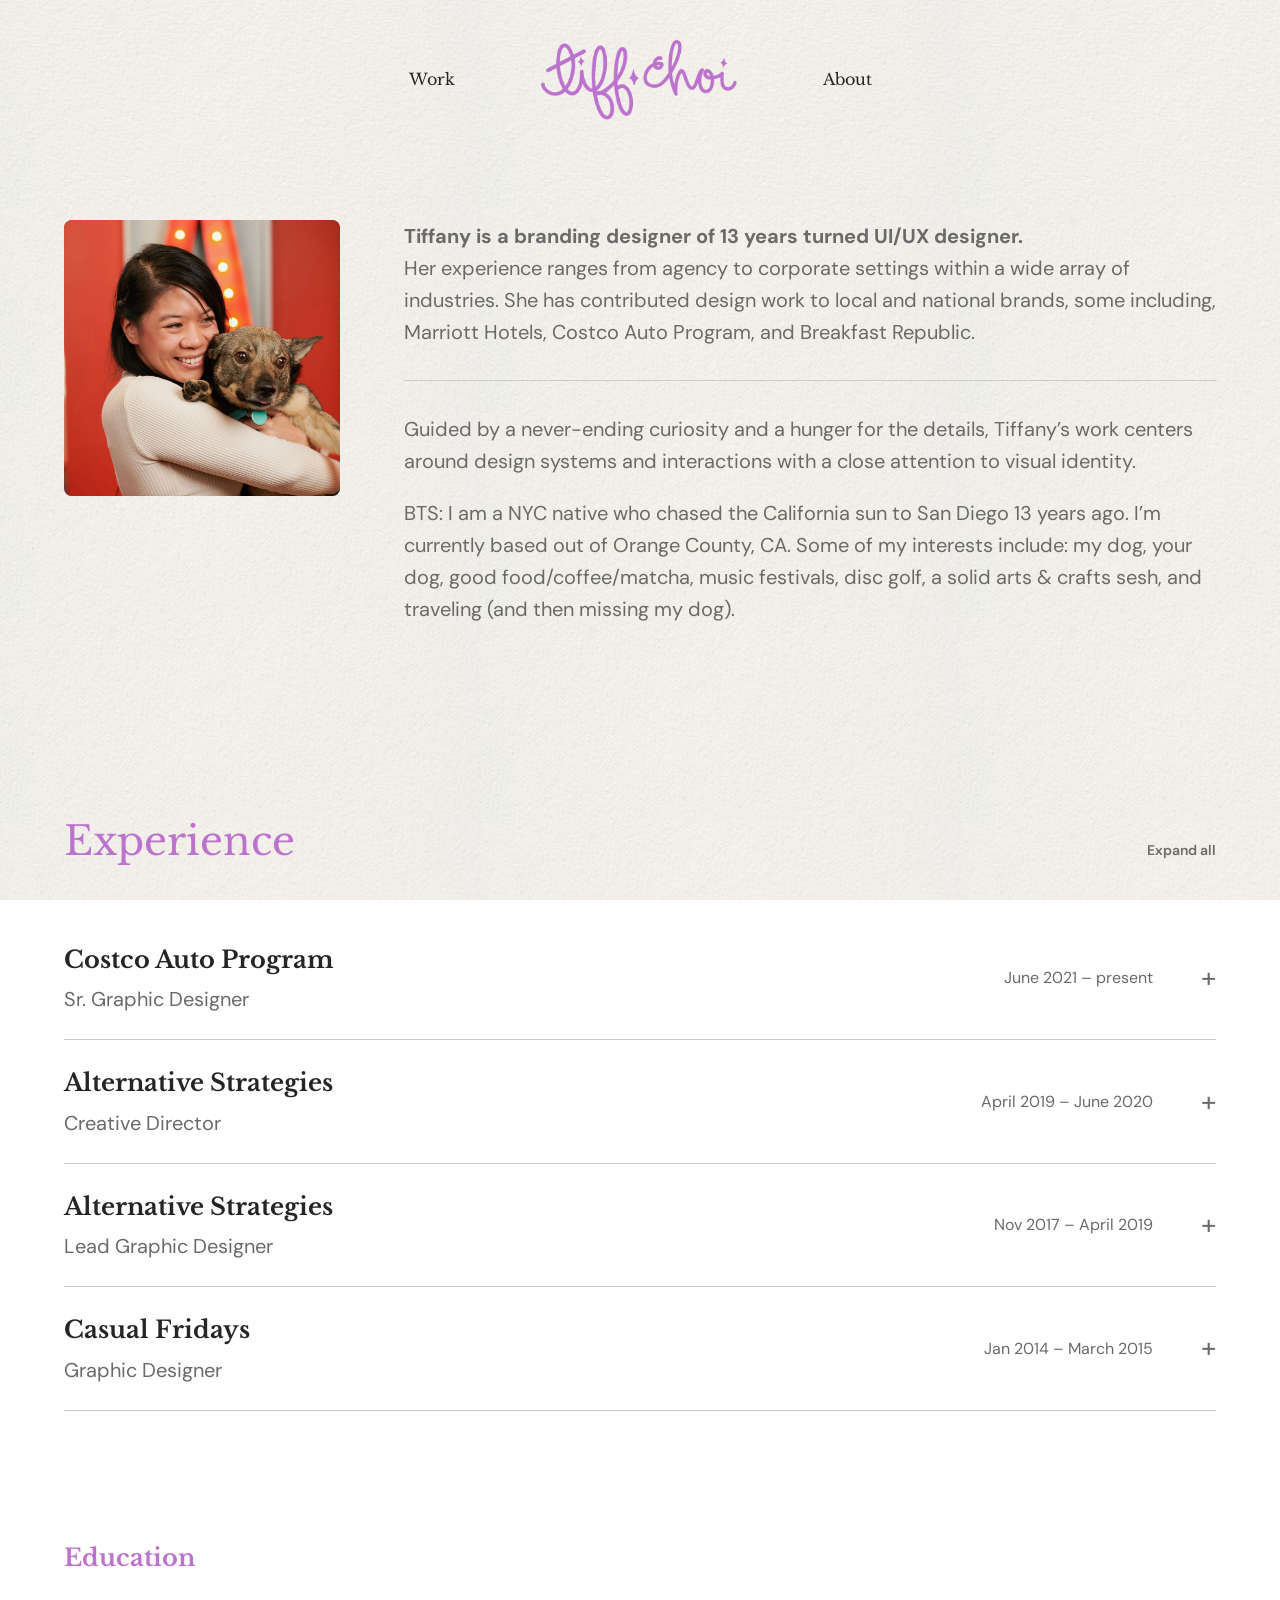
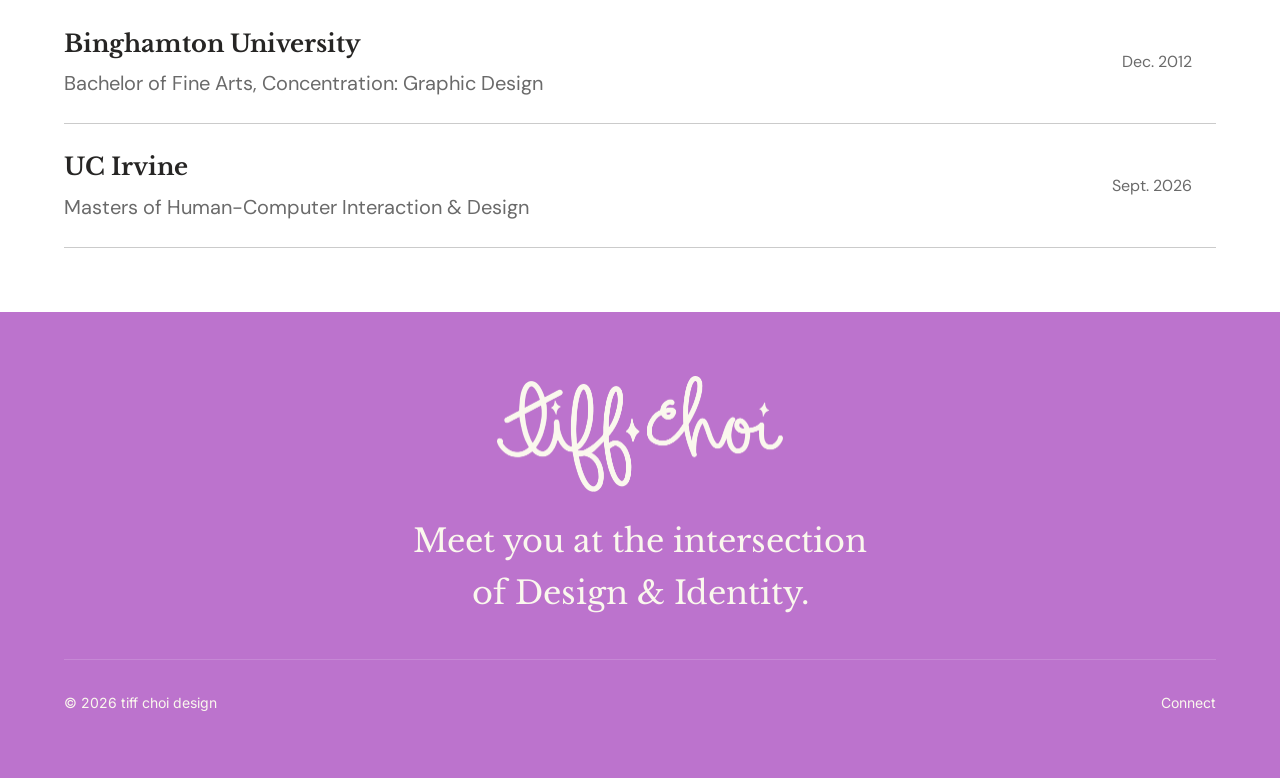
<file: about.html>
<!DOCTYPE html>
<html lang="en">
<head>
<meta charset="UTF-8">
<meta name="viewport" content="width=device-width, initial-scale=1.0">
<title>About — Tiffany Choi</title>
<link rel="preconnect" href="https://fonts.googleapis.com">
<link rel="preconnect" href="https://fonts.gstatic.com" crossorigin>
<link href="https://fonts.googleapis.com/css2?family=Libre+Baskerville:wght@400;700&family=DM+Sans:wght@400;500;600;700&family=Inter:wght@400;500&display=swap" rel="stylesheet">
<link rel="stylesheet" href="styles.css">
</head>
<body>

<div class="custom-cursor" aria-hidden="true">
  <span class="custom-cursor__label"></span>
</div>

<header class="site-nav site-nav--on-light">
  <div class="site-nav__inner">
    <a href="index.html#work" class="site-nav__link">Work</a>
    <a href="index.html" class="site-nav__logo-link" aria-label="Home">
      <img src="assets/images/logo-magenta.png" alt="tiff choi design" class="site-nav__logo site-nav__logo--default">
      <img src="assets/images/logo.png" alt="tiff choi design" class="site-nav__logo site-nav__logo--scrolled">
    </a>
    <a href="about.html" class="site-nav__link">About</a>
  </div>
</header>

<main id="top">

  <section class="about-intro">
    <div class="about-intro__inner">
      <div class="about-intro__image">
        <img src="assets/images/IMG_0633.jpg" alt="Tiffany Choi smiling with her dog" class="about-intro__image-photo">
      </div>
      <div class="about-intro__text">
        <p class="objective-statement">Tiffany is a branding designer of 13 years turned UI/UX designer.</p>
        <p class="about-intro__body">Her experience ranges from agency to corporate settings within a wide array of industries. She has contributed design work to local and national brands, some including, Marriott Hotels, Costco Auto Program, and Breakfast Republic.</p>
        <hr class="about-intro__divider">
        <p class="about-intro__body">Guided by a never-ending curiosity and a hunger for the details, Tiffany&rsquo;s work centers around design systems and interactions with a close attention to visual identity.</p>
        <p class="about-intro__body">BTS: I am a NYC native who chased the California sun to San Diego 13 years ago. I&rsquo;m currently based out of Orange County, CA. Some of my interests include: my dog, your dog, good food/coffee/matcha, music festivals, disc golf, a solid arts &amp; crafts sesh, and traveling (and then missing my dog).</p>
      </div>
    </div>
  </section>

  <section class="about-section">
    <div class="about-section__inner">
      <div class="about-section__header">
        <h2 class="section__heading">Experience</h2>
        <a href="#" class="section__expand-all" data-expand-all="experience">Expand all</a>
      </div>
      <div class="accordion-list">
        <div class="accordion-row" data-accordion-group="experience">
          <button type="button" class="accordion-row__toggle" aria-expanded="false">
            <span class="accordion-row__heading">
              <span class="accordion-row__title">Costco Auto Program</span>
              <span class="accordion-row__role">Sr. Graphic Designer</span>
            </span>
            <span class="accordion-row__dates">June 2021 &ndash; present</span>
            <span class="accordion-row__icon" aria-hidden="true">+</span>
          </button>
          <div class="accordion-row__panel">
            <ul class="accordion-row__panel-list">
              <li>As lead designer for Costco Auto Program&rsquo;s promotions marketing, I present and carry out approved concepts for entire campaigns. This includes web design of the promotional microsite as well as production of print and digital marketing.</li>
              <li>On a regular basis, I collaborate with cross functional teams to ensure we find solutions that fit within co-branding guidelines for several automotive brands, some including GM, Audi, and Volvo.</li>
              <li>On an as-needed basis, I lead efforts to streamline and document design department processes and workflows.</li>
            </ul>
          </div>
        </div>
        <div class="accordion-row" data-accordion-group="experience">
          <button type="button" class="accordion-row__toggle" aria-expanded="false">
            <span class="accordion-row__heading">
              <span class="accordion-row__title">Alternative Strategies</span>
              <span class="accordion-row__role">Creative Director</span>
            </span>
            <span class="accordion-row__dates">April 2019 &ndash; June 2020</span>
            <span class="accordion-row__icon" aria-hidden="true">+</span>
          </button>
          <div class="accordion-row__panel">
            <ul class="accordion-row__panel-list">
              <li>Met with clients on special projects to better understand what was being requested and to better convey limitations and educate the client.</li>
              <li>Collaborated with PR and social teams to outline strategy for clients launching new businesses. We executed these projects from start to finish, naming businesses as well as building their brands.</li>
              <li>Oversaw and reviewed work put out by design team before elevating to project management team.</li>
              <li>Hired, trained, and managed team of 2&ndash;4 interns and international trainees.</li>
            </ul>
          </div>
        </div>
        <div class="accordion-row" data-accordion-group="experience">
          <button type="button" class="accordion-row__toggle" aria-expanded="false">
            <span class="accordion-row__heading">
              <span class="accordion-row__title">Alternative Strategies</span>
              <span class="accordion-row__role">Lead Graphic Designer</span>
            </span>
            <span class="accordion-row__dates">Nov 2017 &ndash; April 2019</span>
            <span class="accordion-row__icon" aria-hidden="true">+</span>
          </button>
          <div class="accordion-row__panel">
            <ul class="accordion-row__panel-list">
              <li>Managed daily design production responsibilities for design team, including team of interns/trainees.</li>
              <li>Collaborated with project management team to determine client&rsquo;s ultimate goals in order to produce designs that would increase exposure for them.</li>
              <li>Produced for all client-requested deliverables, some including: magazine ads, marketing materials, logos, branding collateral, and digital/email marketing.</li>
              <li>Prepared and delivered print-ready materials for professional printing or publication.</li>
            </ul>
          </div>
        </div>
        <div class="accordion-row" data-accordion-group="experience">
          <button type="button" class="accordion-row__toggle" aria-expanded="false">
            <span class="accordion-row__heading">
              <span class="accordion-row__title">Casual Fridays</span>
              <span class="accordion-row__role">Graphic Designer</span>
            </span>
            <span class="accordion-row__dates">Jan 2014 &ndash; March 2015</span>
            <span class="accordion-row__icon" aria-hidden="true">+</span>
          </button>
          <div class="accordion-row__panel">
            <ul class="accordion-row__panel-list">
              <li>Managed and fulfilled graphic requests from social media account managers who maintained social media channels for various Marriott Hotel properties across the US.</li>
              <li>Designed and produced Casual Fridays brand collateral, some pieces including business cards, letterheads, and social media/blog graphics.</li>
              <li>Managed a shift of social media engagement, fulfilling customer service inquiries.</li>
            </ul>
          </div>
        </div>
      </div>
    </div>
  </section>

  <section class="about-section">
    <div class="about-section__inner">
      <div class="about-section__header">
        <h2 class="section__heading section__heading--small">Education</h2>
      </div>
      <div class="accordion-list">
        <div class="accordion-row">
          <div class="accordion-row__static">
            <span class="accordion-row__heading">
              <span class="accordion-row__title">Binghamton University</span>
              <span class="accordion-row__role">Bachelor of Fine Arts, Concentration: Graphic Design</span>
            </span>
            <span class="accordion-row__dates">Dec. 2012</span>
          </div>
        </div>
        <div class="accordion-row">
          <div class="accordion-row__static">
            <span class="accordion-row__heading">
              <span class="accordion-row__title">UC Irvine</span>
              <span class="accordion-row__role">Masters of Human-Computer Interaction &amp; Design</span>
            </span>
            <span class="accordion-row__dates">Sept. 2026</span>
          </div>
        </div>
      </div>
    </div>
  </section>

  <!-- Life section hidden until real photos are ready to drop in
  <section class="about-section">
    <div class="about-section__inner">
      <div class="about-section__header">
        <h2 class="section__heading section__heading--small">Life</h2>
      </div>
      <div class="card-row card-row--4">
        <div class="about-life__tile" aria-hidden="true"></div>
        <div class="about-life__tile" aria-hidden="true"></div>
        <div class="about-life__tile" aria-hidden="true"></div>
        <div class="about-life__tile" aria-hidden="true"></div>
      </div>
    </div>
  </section>
  -->

</main>

<footer class="site-footer">
  <div class="site-footer__top">
    <img src="assets/images/logo.png" alt="" class="site-footer__image">
    <p class="site-footer__tagline">Meet you at the intersection <br/>of Design &amp; Identity.</p>
  </div>
  <div class="site-footer__bottom">
    <span class="site-footer__name">&copy; <span data-current-year></span> tiff choi design</span>
    <a href="https://www.linkedin.com/in/tiffanywchoi" target="_blank" rel="noopener" class="site-footer__connect">Connect</a>
  </div>
</footer>

<button class="back-to-top" type="button" aria-label="Back to top">
  <img src="assets/icons/arrow-up.svg" alt="" aria-hidden="true">
</button>

<script src="script.js" defer></script>
</body>
</html>
</file>
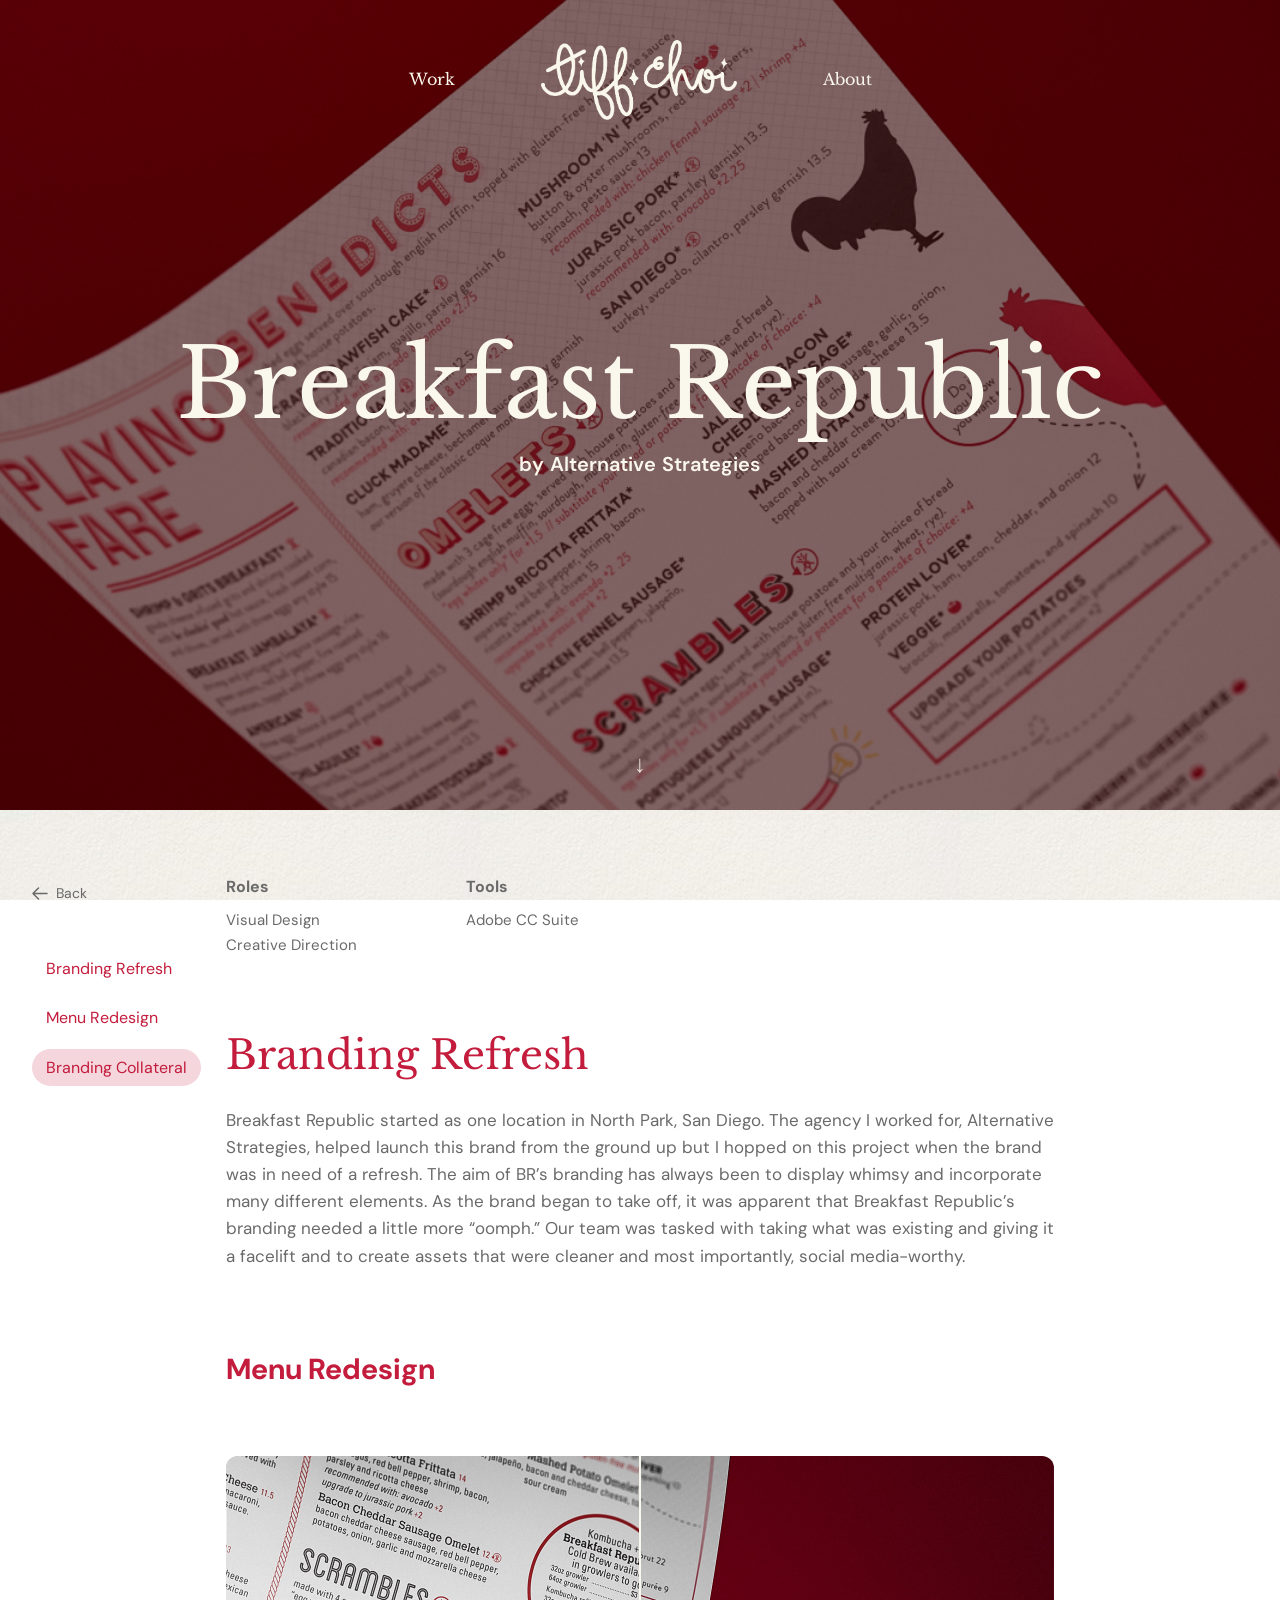
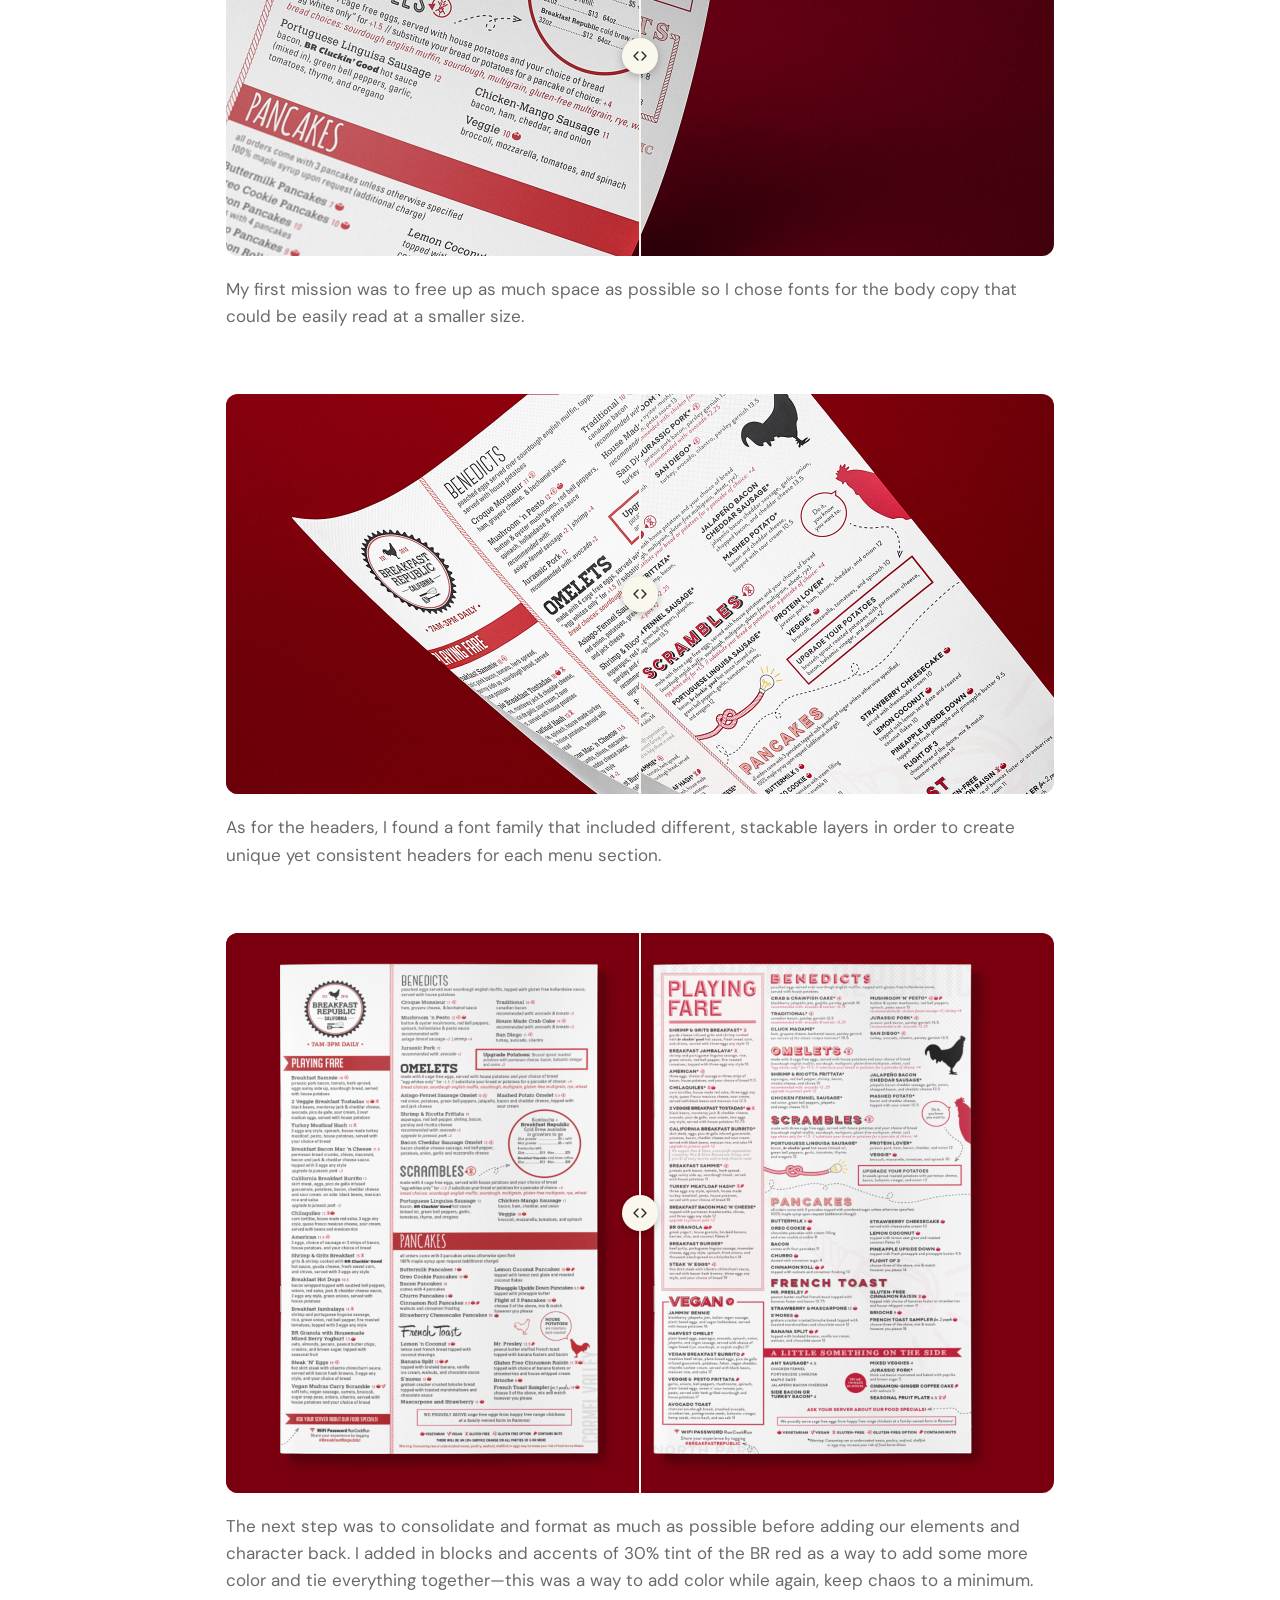
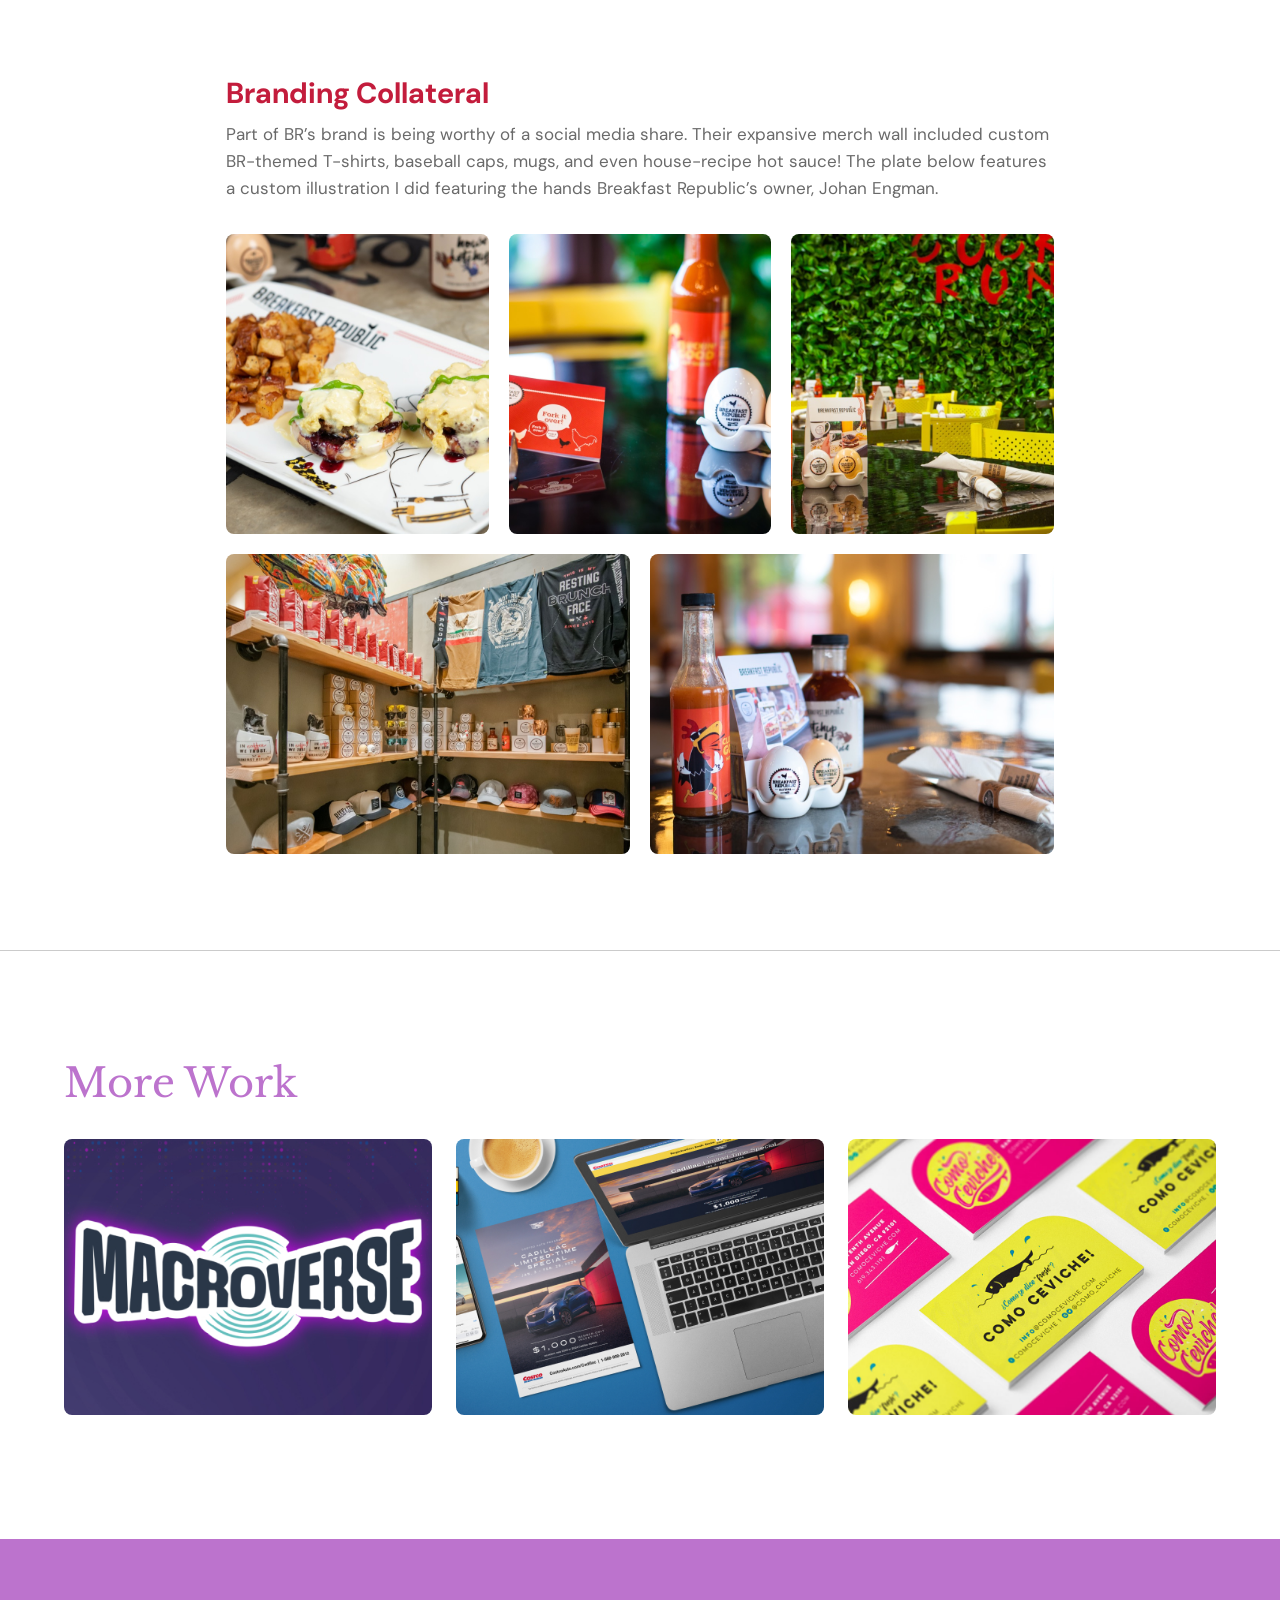
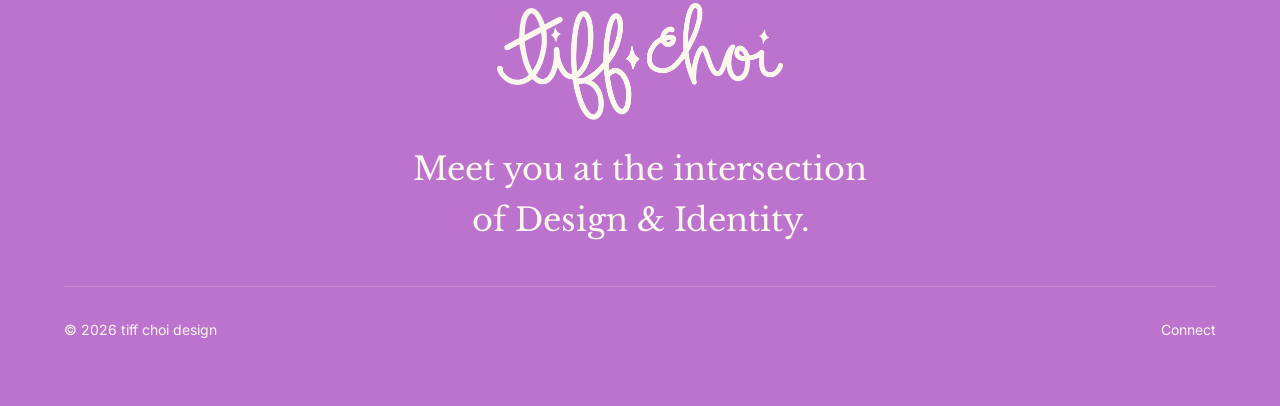
<file: breakfast-republic.html>
<!DOCTYPE html>
<html lang="en">
<head>
<meta charset="UTF-8">
<meta name="viewport" content="width=device-width, initial-scale=1.0">
<title>Breakfast Republic — Case Study</title>
<link rel="preconnect" href="https://fonts.googleapis.com">
<link rel="preconnect" href="https://fonts.gstatic.com" crossorigin>
<link href="https://fonts.googleapis.com/css2?family=Libre+Baskerville:wght@400;700&family=DM+Sans:wght@400;500;600;700&family=Inter:wght@400;500&display=swap" rel="stylesheet">
<link rel="stylesheet" href="styles.css">
</head>
<body>

<div class="custom-cursor" aria-hidden="true">
  <span class="custom-cursor__label"></span>
</div>

<header class="site-nav">
  <div class="site-nav__inner">
    <a href="index.html#work" class="site-nav__link">Work</a>
    <a href="index.html" class="site-nav__logo-link" aria-label="Home">
      <img src="assets/images/logo.png" alt="tiff choi design" class="site-nav__logo">
    </a>
    <a href="about.html" class="site-nav__link">About</a>
  </div>
</header>

<main id="top">

  <section class="hero">
    <div class="hero__bg" style="background-image:url('assets/images/hero-breakfast-republic.jpg')"></div>
    <div class="hero__content">
      <h1 class="hero__title" data-split-text>Breakfast Republic</h1>
      <p class="hero__subtitle" data-split-text>by Alternative Strategies</p>
    </div>
    <button class="hero__hotspot" type="button" aria-label="Scroll down to project content">
      <span class="hero__hotspot-chevron" aria-hidden="true">&#8595;</span>
    </button>
  </section>

  <div class="main-content">

    <nav class="project-nav" aria-label="Project sections">
      <a href="index.html" class="project-nav__back">
        <svg width="16" height="13" viewBox="0 0 16 13" fill="none" xmlns="http://www.w3.org/2000/svg" aria-hidden="true"><path d="M1 6.5H15M1 6.5L6.5 1M1 6.5L6.5 12" stroke="currentColor" stroke-width="1.5" stroke-linecap="round" stroke-linejoin="round"/></svg>
        Back
      </a>
      <ul class="project-nav__list">
        <li><a href="#branding-refresh" class="project-nav__link project-nav__link--breakfast-republic">Branding Refresh</a></li>
        <li><a href="#menu-redesign" class="project-nav__link project-nav__link--breakfast-republic">Menu Redesign</a></li>
        <li><a href="#branding-collateral" class="project-nav__link project-nav__link--breakfast-republic">Branding Collateral</a></li>
      </ul>
    </nav>

    <div class="content-column">

      <!-- ================= BRANDING REFRESH ================= -->
      <section id="branding-refresh" class="section">
        <div class="meta-grid meta-grid--2">
          <div class="meta-box">
            <span class="meta-box__label">Roles</span>
            <p class="meta-box__value">Visual Design<br>Creative Direction</p>
          </div>
          <div class="meta-box">
            <span class="meta-box__label">Tools</span>
            <p class="meta-box__value">Adobe CC Suite</p>
          </div>
        </div>
        <h2 class="section__heading section__heading--breakfast-republic" data-split-reveal>Branding Refresh</h2>
        <p class="reveal">Breakfast Republic started as one location in North Park, San Diego. The agency I worked for, Alternative Strategies, helped launch this brand from the ground up but I hopped on this project when the brand was in need of a refresh. The aim of BR&rsquo;s branding has always been to display whimsy and incorporate many different elements. As the brand began to take off, it was apparent that Breakfast Republic&rsquo;s branding needed a little more &ldquo;oomph.&rdquo; Our team was tasked with taking what was existing and giving it a facelift and to create assets that were cleaner and most importantly, social media-worthy.</p>
      </section>

      <!-- ================= MENU REDESIGN ================= -->
      <section id="menu-redesign" class="section">
        <h3 class="sub-block__heading sub-block__heading--breakfast-republic reveal">Menu Redesign</h3>

        <div class="before-after reveal" data-before-after>
          <div class="before-after__frame">
            <div class="before-after__layer before-after__layer--after">
              <img src="assets/images/br-menu-after-1656x800.jpg" alt="Menu design — after redesign" class="before-after__image">
            </div>
            <div class="before-after__layer before-after__layer--before">
              <img src="assets/images/br-menu-before-1656x800.jpg" alt="Menu design — before redesign" class="before-after__image">
            </div>
            <button type="button" class="before-after__handle" role="slider" aria-label="Drag to compare the menu before and after" aria-valuemin="0" aria-valuemax="100" aria-valuenow="50">
              <span class="before-after__handle-grip" aria-hidden="true"><svg width="14" height="10" viewBox="0 0 14 10" fill="none" xmlns="http://www.w3.org/2000/svg"><path d="M5 1L1 5L5 9" stroke="currentColor" stroke-width="1.4" stroke-linecap="round" stroke-linejoin="round"/><path d="M9 1L13 5L9 9" stroke="currentColor" stroke-width="1.4" stroke-linecap="round" stroke-linejoin="round"/></svg></span>
            </button>
          </div>
        </div>
        <p class="reveal">My first mission was to free up as much space as possible so I chose fonts for the body copy that could be easily read at a smaller size.</p>

        <div class="before-after reveal" data-before-after>
          <div class="before-after__frame">
            <div class="before-after__layer before-after__layer--after">
              <img src="assets/images/br-menu-fonts-after-1656x800.jpg" alt="Menu fonts — after redesign" class="before-after__image">
            </div>
            <div class="before-after__layer before-after__layer--before">
              <img src="assets/images/br-menu-fonts-before-1656x800.jpg" alt="Menu fonts — before redesign" class="before-after__image">
            </div>
            <button type="button" class="before-after__handle" role="slider" aria-label="Drag to compare the fonts before and after" aria-valuemin="0" aria-valuemax="100" aria-valuenow="50">
              <span class="before-after__handle-grip" aria-hidden="true"><svg width="14" height="10" viewBox="0 0 14 10" fill="none" xmlns="http://www.w3.org/2000/svg"><path d="M5 1L1 5L5 9" stroke="currentColor" stroke-width="1.4" stroke-linecap="round" stroke-linejoin="round"/><path d="M9 1L13 5L9 9" stroke="currentColor" stroke-width="1.4" stroke-linecap="round" stroke-linejoin="round"/></svg></span>
            </button>
          </div>
        </div>
        <p class="reveal">As for the headers, I found a font family that included different, stackable layers in order to create unique yet consistent headers for each menu section.</p>

        <div class="before-after before-after--tall reveal" data-before-after>
          <div class="before-after__frame">
            <div class="before-after__layer before-after__layer--after">
              <img src="assets/images/br-menu-full-after-1656x1120.jpg" alt="Full menu — after redesign" class="before-after__image">
            </div>
            <div class="before-after__layer before-after__layer--before">
              <img src="assets/images/br-menu-full-before-1656x1120.jpg" alt="Full menu — before redesign" class="before-after__image">
            </div>
            <button type="button" class="before-after__handle" role="slider" aria-label="Drag to compare the full menu before and after" aria-valuemin="0" aria-valuemax="100" aria-valuenow="50">
              <span class="before-after__handle-grip" aria-hidden="true"><svg width="14" height="10" viewBox="0 0 14 10" fill="none" xmlns="http://www.w3.org/2000/svg"><path d="M5 1L1 5L5 9" stroke="currentColor" stroke-width="1.4" stroke-linecap="round" stroke-linejoin="round"/><path d="M9 1L13 5L9 9" stroke="currentColor" stroke-width="1.4" stroke-linecap="round" stroke-linejoin="round"/></svg></span>
            </button>
          </div>
        </div>
        <p class="reveal">The next step was to consolidate and format as much as possible before adding our elements and character back. I added in blocks and accents of 30% tint of the BR red as a way to add some more color and tie everything together&mdash;this was a way to add color while again, keep chaos to a minimum.</p>
      </section>

      <!-- ================= BRANDING COLLATERAL ================= -->
      <section id="branding-collateral" class="section">
        <h3 class="sub-block__heading sub-block__heading--breakfast-republic reveal">Branding Collateral</h3>
        <p class="reveal">Part of BR&rsquo;s brand is being worthy of a social media share. Their expansive merch wall included custom BR-themed T-shirts, baseball caps, mugs, and even house-recipe hot sauce! The plate below features a custom illustration I did featuring the hands Breakfast Republic&rsquo;s owner, Johan Engman.</p>

        <div class="project-gallery reveal">
          <div class="gallery-row-3">
            <div class="gallery-row-3__tile"><img src="assets/images/br-web_slides-05.jpg" alt="Breakfast Republic branding collateral photography 1"></div>
            <div class="gallery-row-3__tile"><img src="assets/images/br-web_slides-06.jpg" alt="Breakfast Republic branding collateral photography 2"></div>
            <div class="gallery-row-3__tile"><img src="assets/images/br-web_slides-07.jpg" alt="Breakfast Republic branding collateral photography 3"></div>
          </div>
          <div class="gallery-row-3 gallery-row-3--two">
            <div class="gallery-row-3__tile"><img src="assets/images/br-web_slides-08.jpg" alt="Breakfast Republic branding collateral photography 4"></div>
            <div class="gallery-row-3__tile"><img src="assets/images/br-web_slides-09.jpg" alt="Breakfast Republic branding collateral photography 5"></div>
          </div>
        </div>
      </section>

    </div>
  </div>

  <section class="more-work">
    <div class="more-work__inner">
      <h2 class="section__heading">More Work</h2>
      <div class="card-row card-row--3">
        <a data-project="macroverse" class="more-work__placeholder-box"></a>
        <a data-project="costco" class="more-work__placeholder-box"></a>
        <a data-project="como-ceviche" class="more-work__placeholder-box"></a>
      </div>
    </div>
  </section>

</main>

<footer class="site-footer">
  <div class="site-footer__top">
    <img src="assets/images/logo.png" alt="" class="site-footer__image">
    <p class="site-footer__tagline">Meet you at the intersection <br/>of Design &amp; Identity.</p>
  </div>
  <div class="site-footer__bottom">
    <span class="site-footer__name">&copy; <span data-current-year></span> tiff choi design</span>
    <a href="https://www.linkedin.com/in/tiffanywchoi" target="_blank" rel="noopener" class="site-footer__connect">Connect</a>
  </div>
</footer>

<button class="back-to-top" type="button" aria-label="Back to top">
  <img src="assets/icons/arrow-up.svg" alt="" aria-hidden="true">
</button>

<script src="script.js" defer></script>
</body>
</html>
</file>
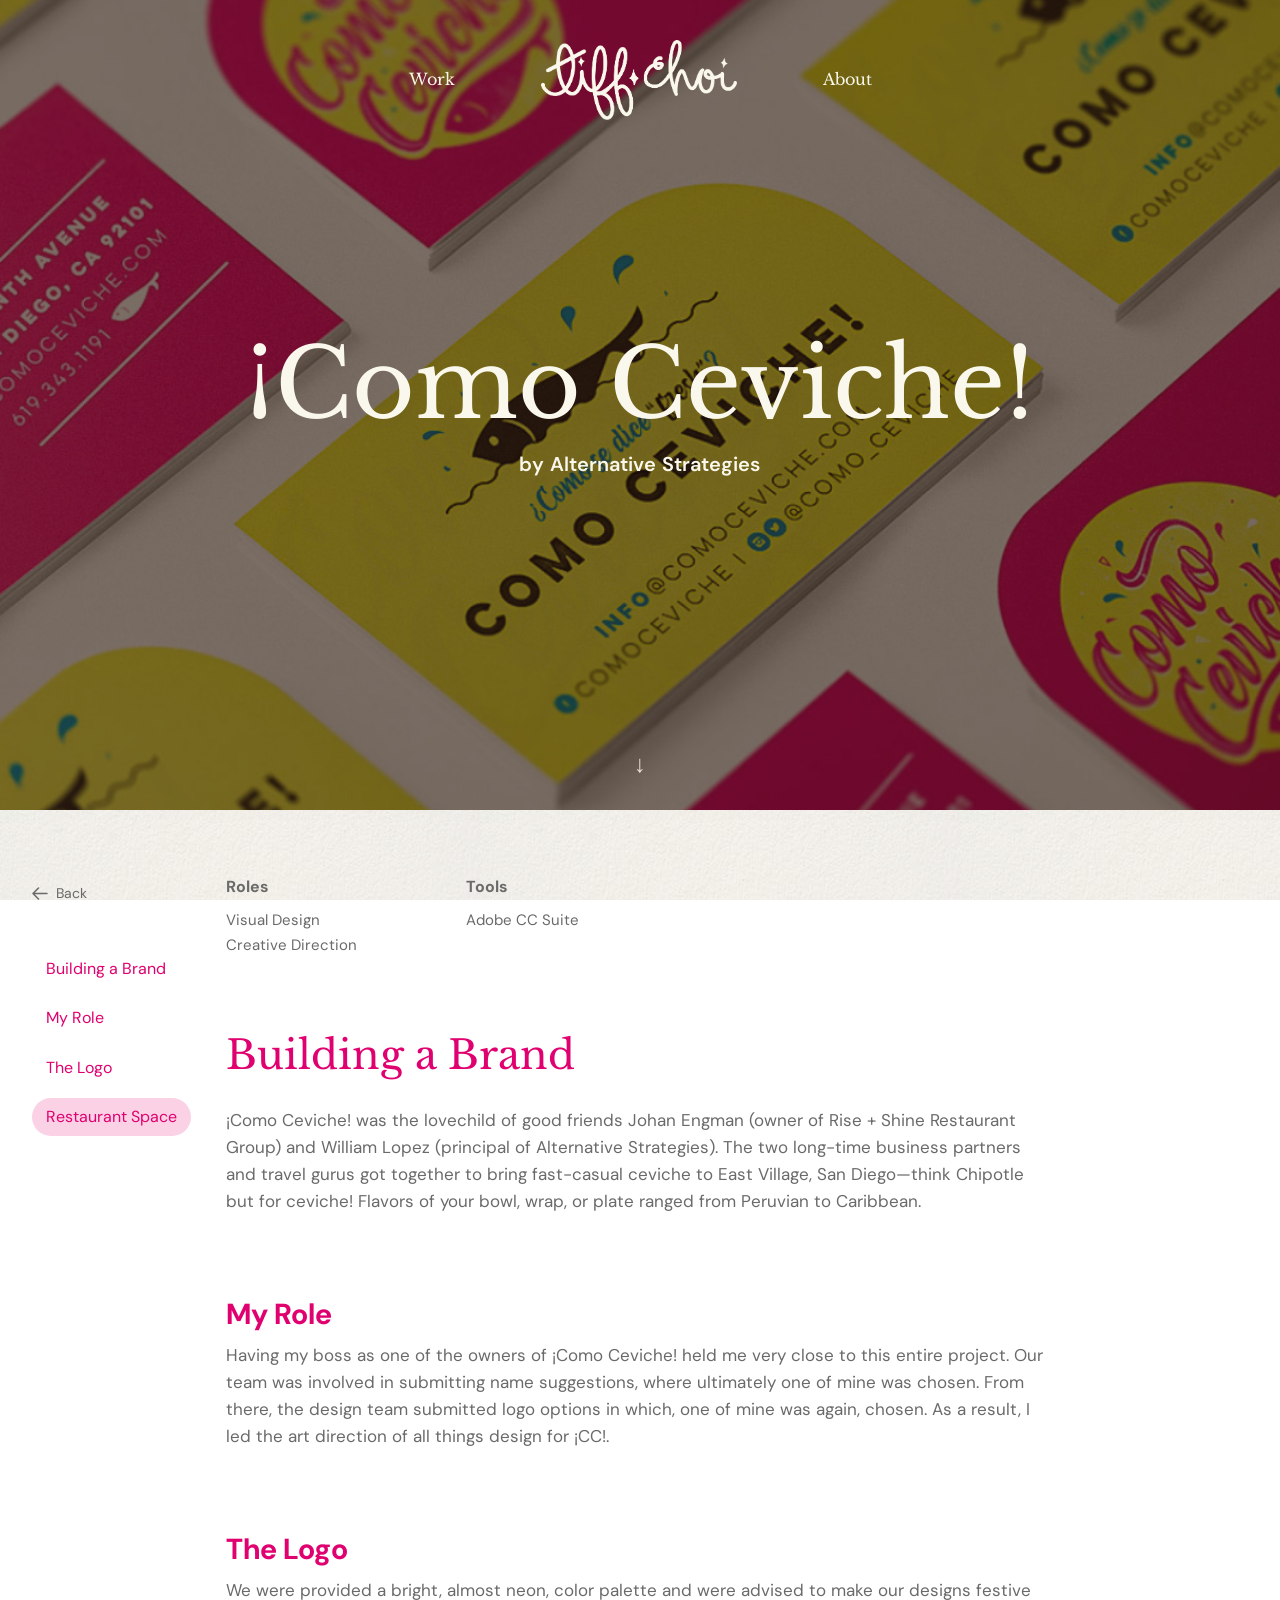
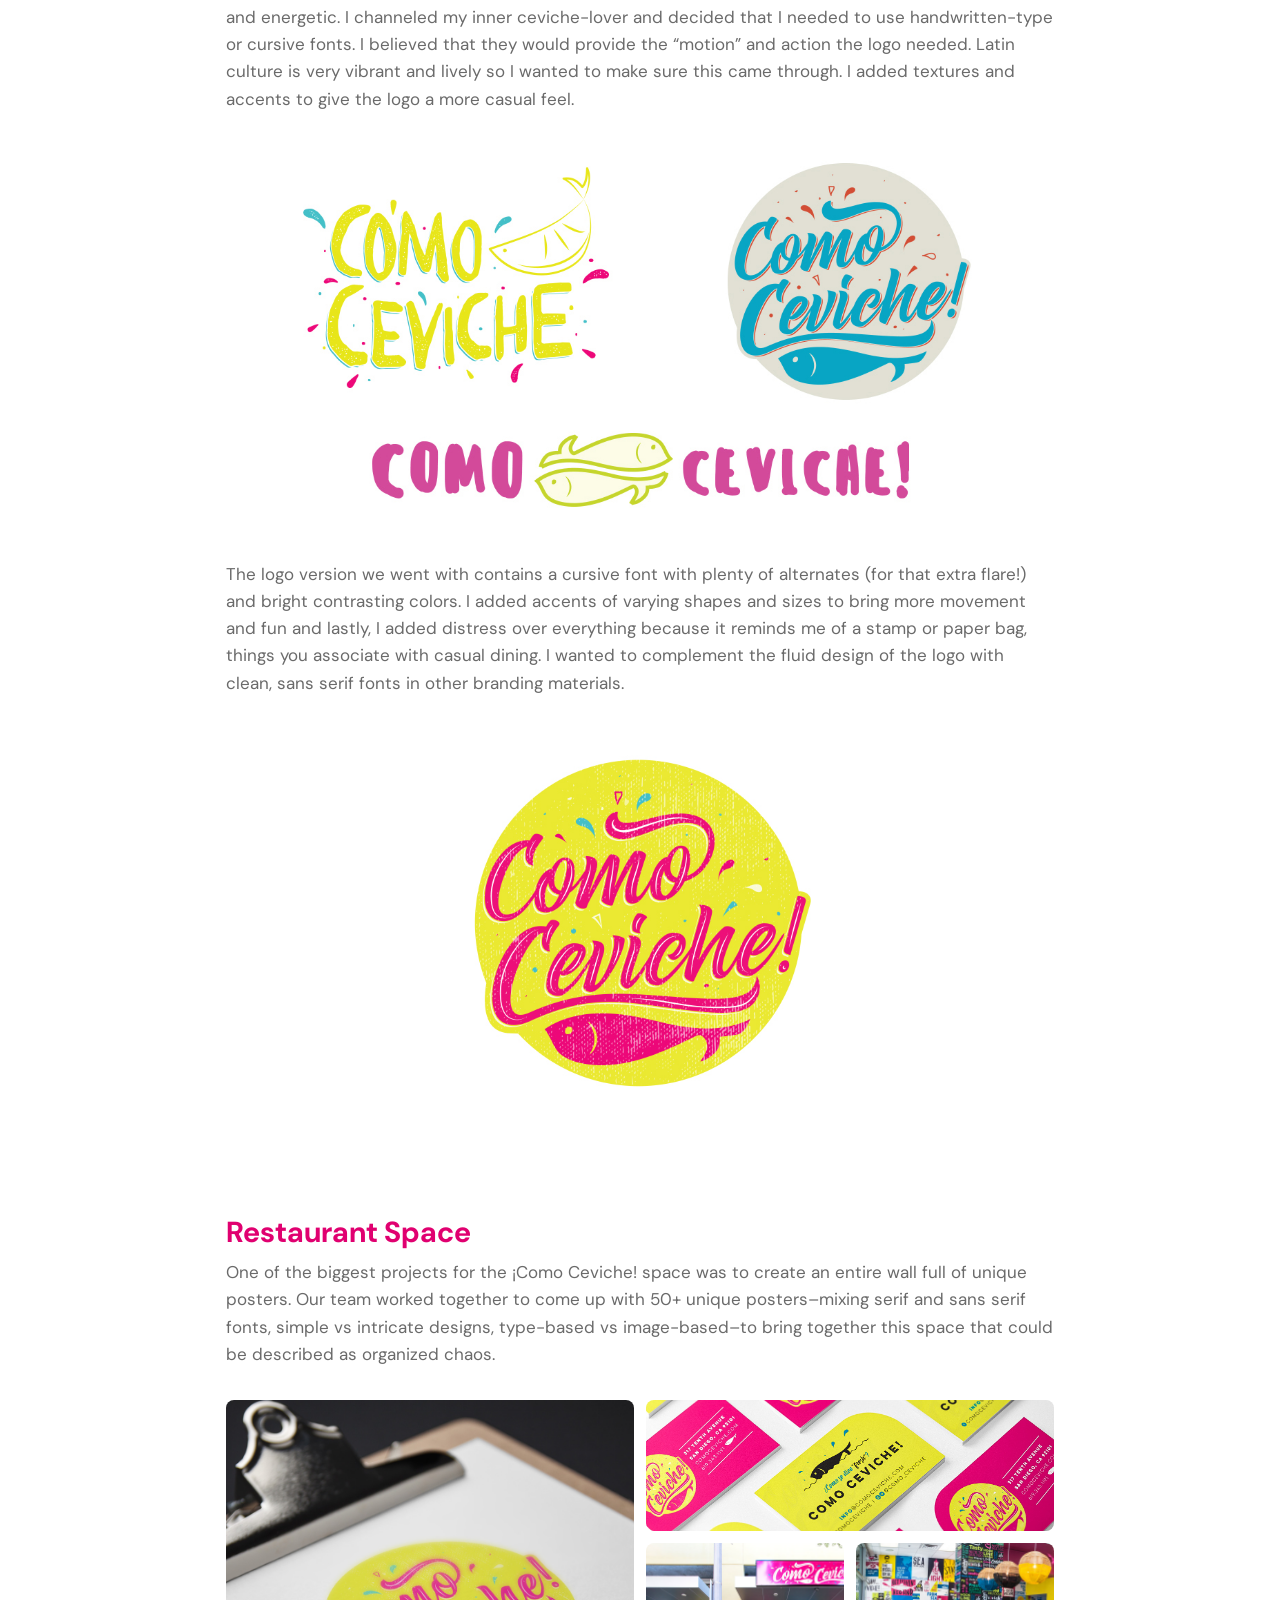
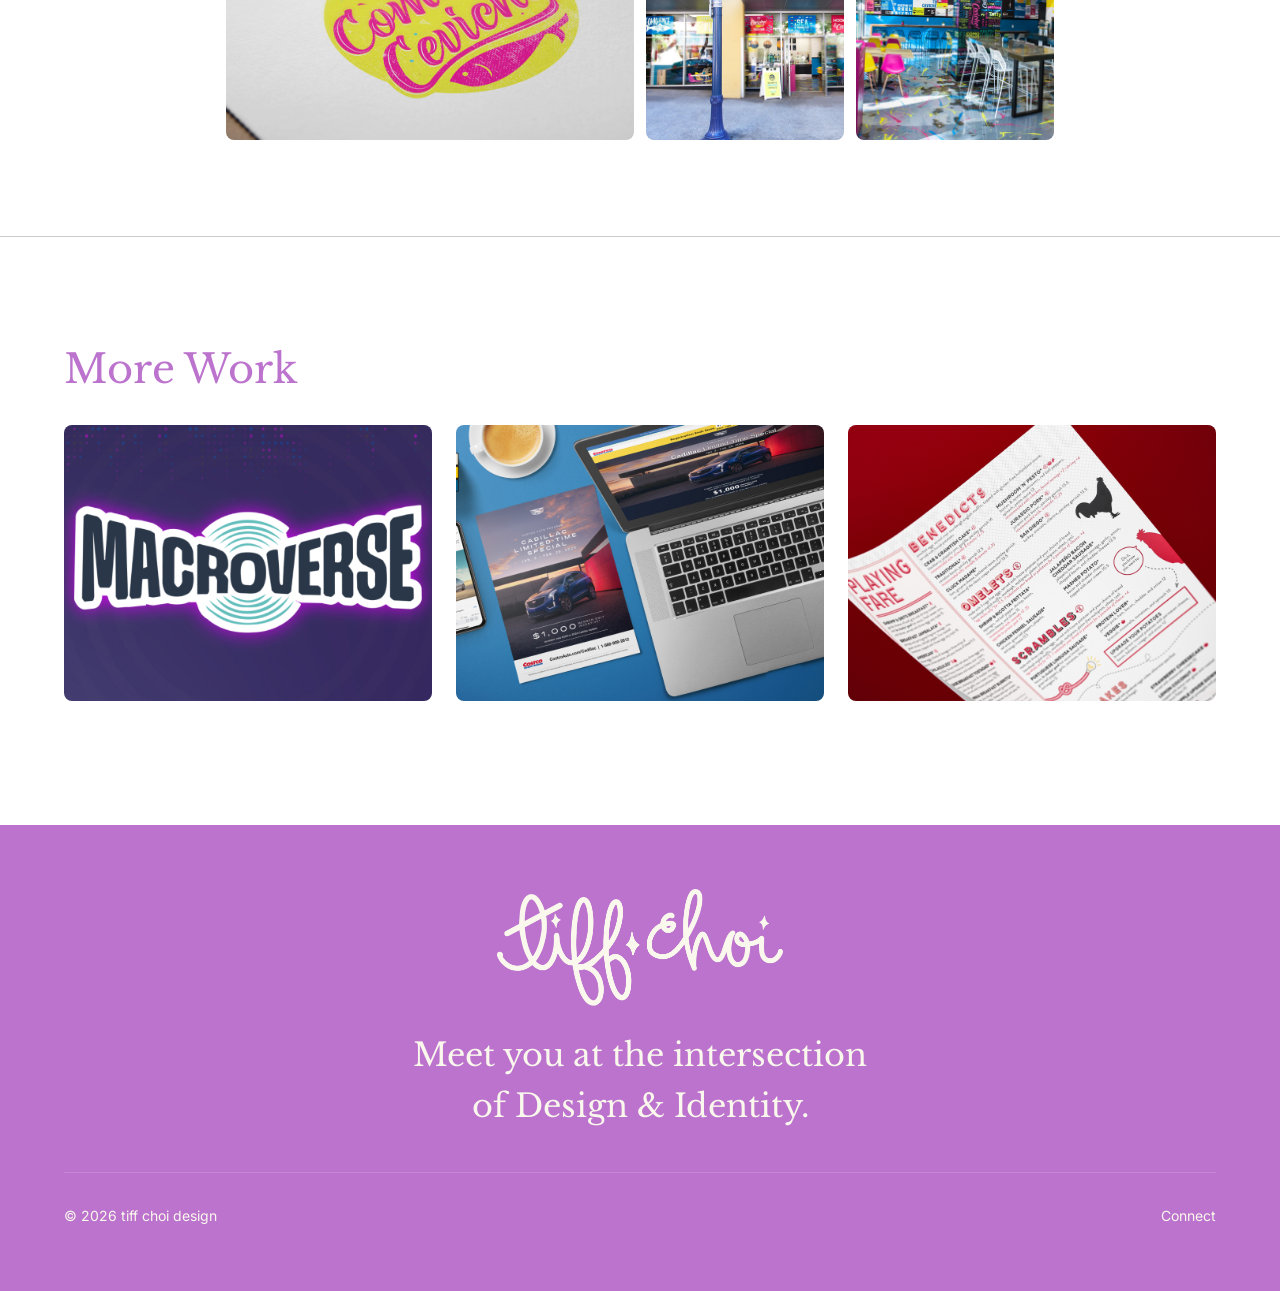
<file: como-ceviche.html>
<!DOCTYPE html>
<html lang="en">
<head>
<meta charset="UTF-8">
<meta name="viewport" content="width=device-width, initial-scale=1.0">
<title>¡Como Ceviche! — Case Study</title>
<link rel="preconnect" href="https://fonts.googleapis.com">
<link rel="preconnect" href="https://fonts.gstatic.com" crossorigin>
<link href="https://fonts.googleapis.com/css2?family=Libre+Baskerville:wght@400;700&family=DM+Sans:wght@400;500;600;700&family=Inter:wght@400;500&display=swap" rel="stylesheet">
<link rel="stylesheet" href="styles.css">
</head>
<body>

<div class="custom-cursor" aria-hidden="true">
  <span class="custom-cursor__label"></span>
</div>

<header class="site-nav">
  <div class="site-nav__inner">
    <a href="index.html#work" class="site-nav__link">Work</a>
    <a href="index.html" class="site-nav__logo-link" aria-label="Home">
      <img src="assets/images/logo.png" alt="tiff choi design" class="site-nav__logo">
    </a>
    <a href="about.html" class="site-nav__link">About</a>
  </div>
</header>

<main id="top">

  <section class="hero">
    <div class="hero__bg" style="background-image:url('assets/images/hero-como-ceviche.jpg')"></div>
    <div class="hero__content">
      <h1 class="hero__title" data-split-text>¡Como Ceviche!</h1>
      <p class="hero__subtitle" data-split-text>by Alternative Strategies</p>
    </div>
    <button class="hero__hotspot" type="button" aria-label="Scroll down to project content">
      <span class="hero__hotspot-chevron" aria-hidden="true">&#8595;</span>
    </button>
  </section>

  <div class="main-content">

    <nav class="project-nav" aria-label="Project sections">
      <a href="index.html" class="project-nav__back">
        <svg width="16" height="13" viewBox="0 0 16 13" fill="none" xmlns="http://www.w3.org/2000/svg" aria-hidden="true"><path d="M1 6.5H15M1 6.5L6.5 1M1 6.5L6.5 12" stroke="currentColor" stroke-width="1.5" stroke-linecap="round" stroke-linejoin="round"/></svg>
        Back
      </a>
      <ul class="project-nav__list">
        <li><a href="#building-a-brand" class="project-nav__link project-nav__link--ceviche">Building a Brand</a></li>
        <li><a href="#my-role" class="project-nav__link project-nav__link--ceviche">My Role</a></li>
        <li><a href="#the-logo" class="project-nav__link project-nav__link--ceviche">The Logo</a></li>
        <li><a href="#restaurant-space" class="project-nav__link project-nav__link--ceviche">Restaurant Space</a></li>
      </ul>
    </nav>

    <div class="content-column">

      <!-- ================= BUILDING A BRAND ================= -->
      <section id="building-a-brand" class="section">
        <div class="meta-grid meta-grid--2">
          <div class="meta-box">
            <span class="meta-box__label">Roles</span>
            <p class="meta-box__value">Visual Design<br>Creative Direction</p>
          </div>
          <div class="meta-box">
            <span class="meta-box__label">Tools</span>
            <p class="meta-box__value">Adobe CC Suite</p>
          </div>
        </div>
        <h2 class="section__heading section__heading--ceviche" data-split-reveal>Building a Brand</h2>
        <p class="reveal">&iexcl;Como Ceviche! was the lovechild of good friends Johan Engman (owner of Rise + Shine Restaurant Group) and William Lopez (principal of Alternative Strategies). The two long-time business partners and travel gurus got together to bring fast-casual ceviche to East Village, San Diego&mdash;think Chipotle but for ceviche! Flavors of your bowl, wrap, or plate ranged from Peruvian to Caribbean.</p>
      </section>

      <!-- ================= MY ROLE ================= -->
      <section id="my-role" class="section">
        <h3 class="sub-block__heading sub-block__heading--ceviche reveal">My Role</h3>
        <p class="reveal">Having my boss as one of the owners of &iexcl;Como Ceviche! held me very close to this entire project. Our team was involved in submitting name suggestions, where ultimately one of mine was chosen. From there, the design team submitted logo options in which, one of mine was again, chosen. As a result, I led the art direction of all things design for &iexcl;CC!.</p>
      </section>

      <!-- ================= THE LOGO ================= -->
      <section id="the-logo" class="section">
        <h3 class="sub-block__heading sub-block__heading--ceviche reveal">The Logo</h3>
        <p class="reveal">We were provided a bright, almost neon, color palette and were advised to make our designs festive and energetic. I channeled my inner ceviche-lover and decided that I needed to use handwritten-type or cursive fonts. I believed that they would provide the &ldquo;motion&rdquo; and action the logo needed. Latin culture is very vibrant and lively so I wanted to make sure this came through. I added textures and accents to give the logo a more casual feel.</p>

        <div class="image-placeholder reveal">
          <img src="assets/images/comoceviche-mockups-logooptions.jpg" alt="¡Como Ceviche! logo options">
        </div>

        <p class="reveal">The logo version we went with contains a cursive font with plenty of alternates (for that extra flare!) and bright contrasting colors. I added accents of varying shapes and sizes to bring more movement and fun and lastly, I added distress over everything because it reminds me of a stamp or paper bag, things you associate with casual dining. I wanted to complement the fluid design of the logo with clean, sans serif fonts in other branding materials.</p>

        <div class="image-placeholder reveal">
          <img src="assets/images/comoceviche-mockups-finallogo.jpg" alt="¡Como Ceviche! final logo mockup">
        </div>
      </section>

      <!-- ================= RESTAURANT SPACE ================= -->
      <section id="restaurant-space" class="section">
        <h3 class="sub-block__heading sub-block__heading--ceviche reveal">Restaurant Space</h3>
        <p class="reveal">One of the biggest projects for the &iexcl;Como Ceviche! space was to create an entire wall full of unique posters. Our team worked together to come up with 50+ unique posters&ndash;mixing serif and sans serif fonts, simple vs intricate designs, type-based vs image-based&ndash;to bring together this space that could be described as organized chaos.</p>

        <div class="project-gallery reveal">
          <div class="bento-grid">
            <div class="bento-grid__tile"><img src="assets/images/comoceviche-gallery-01.jpg" alt="¡Como Ceviche! restaurant space photo 1"></div>
            <div class="bento-grid__tile"><img src="assets/images/comoceviche-gallery-02.jpg" alt="¡Como Ceviche! restaurant space photo 2"></div>
            <div class="bento-grid__tile"><img src="assets/images/comoceviche-gallery-03.jpg" alt="¡Como Ceviche! restaurant space photo 3"></div>
            <div class="bento-grid__tile"><img src="assets/images/comoceviche-gallery-04.jpg" alt="¡Como Ceviche! restaurant space photo 4"></div>
          </div>
        </div>
      </section>

    </div>
  </div>

  <section class="more-work">
    <div class="more-work__inner">
      <h2 class="section__heading">More Work</h2>
      <div class="card-row card-row--3">
        <a data-project="macroverse" class="more-work__placeholder-box"></a>
        <a data-project="costco" class="more-work__placeholder-box"></a>
        <a data-project="breakfast-republic" class="more-work__placeholder-box"></a>
      </div>
    </div>
  </section>

</main>

<footer class="site-footer">
  <div class="site-footer__top">
    <img src="assets/images/logo.png" alt="" class="site-footer__image">
    <p class="site-footer__tagline">Meet you at the intersection <br/>of Design &amp; Identity.</p>
  </div>
  <div class="site-footer__bottom">
    <span class="site-footer__name">&copy; <span data-current-year></span> tiff choi design</span>
    <a href="https://www.linkedin.com/in/tiffanywchoi" target="_blank" rel="noopener" class="site-footer__connect">Connect</a>
  </div>
</footer>

<button class="back-to-top" type="button" aria-label="Back to top">
  <img src="assets/icons/arrow-up.svg" alt="" aria-hidden="true">
</button>

<script src="script.js" defer></script>
</body>
</html>
</file>
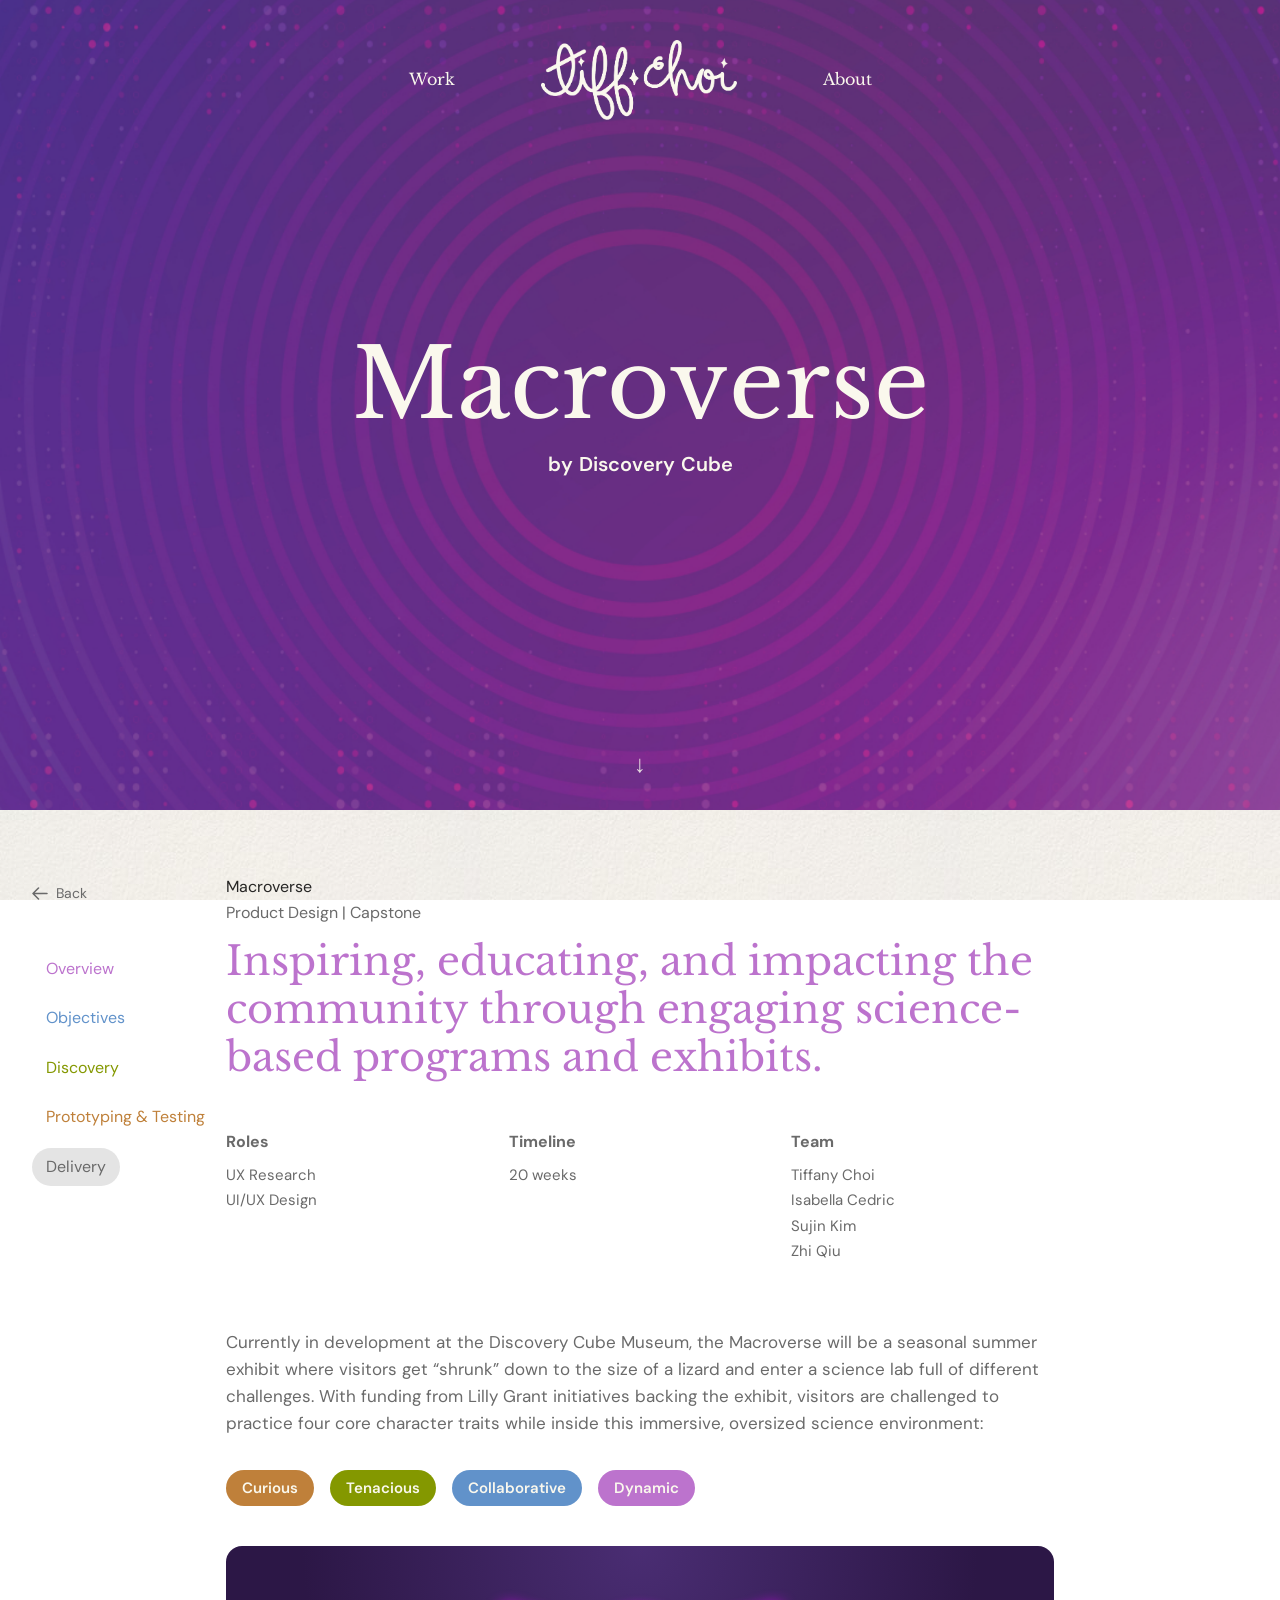
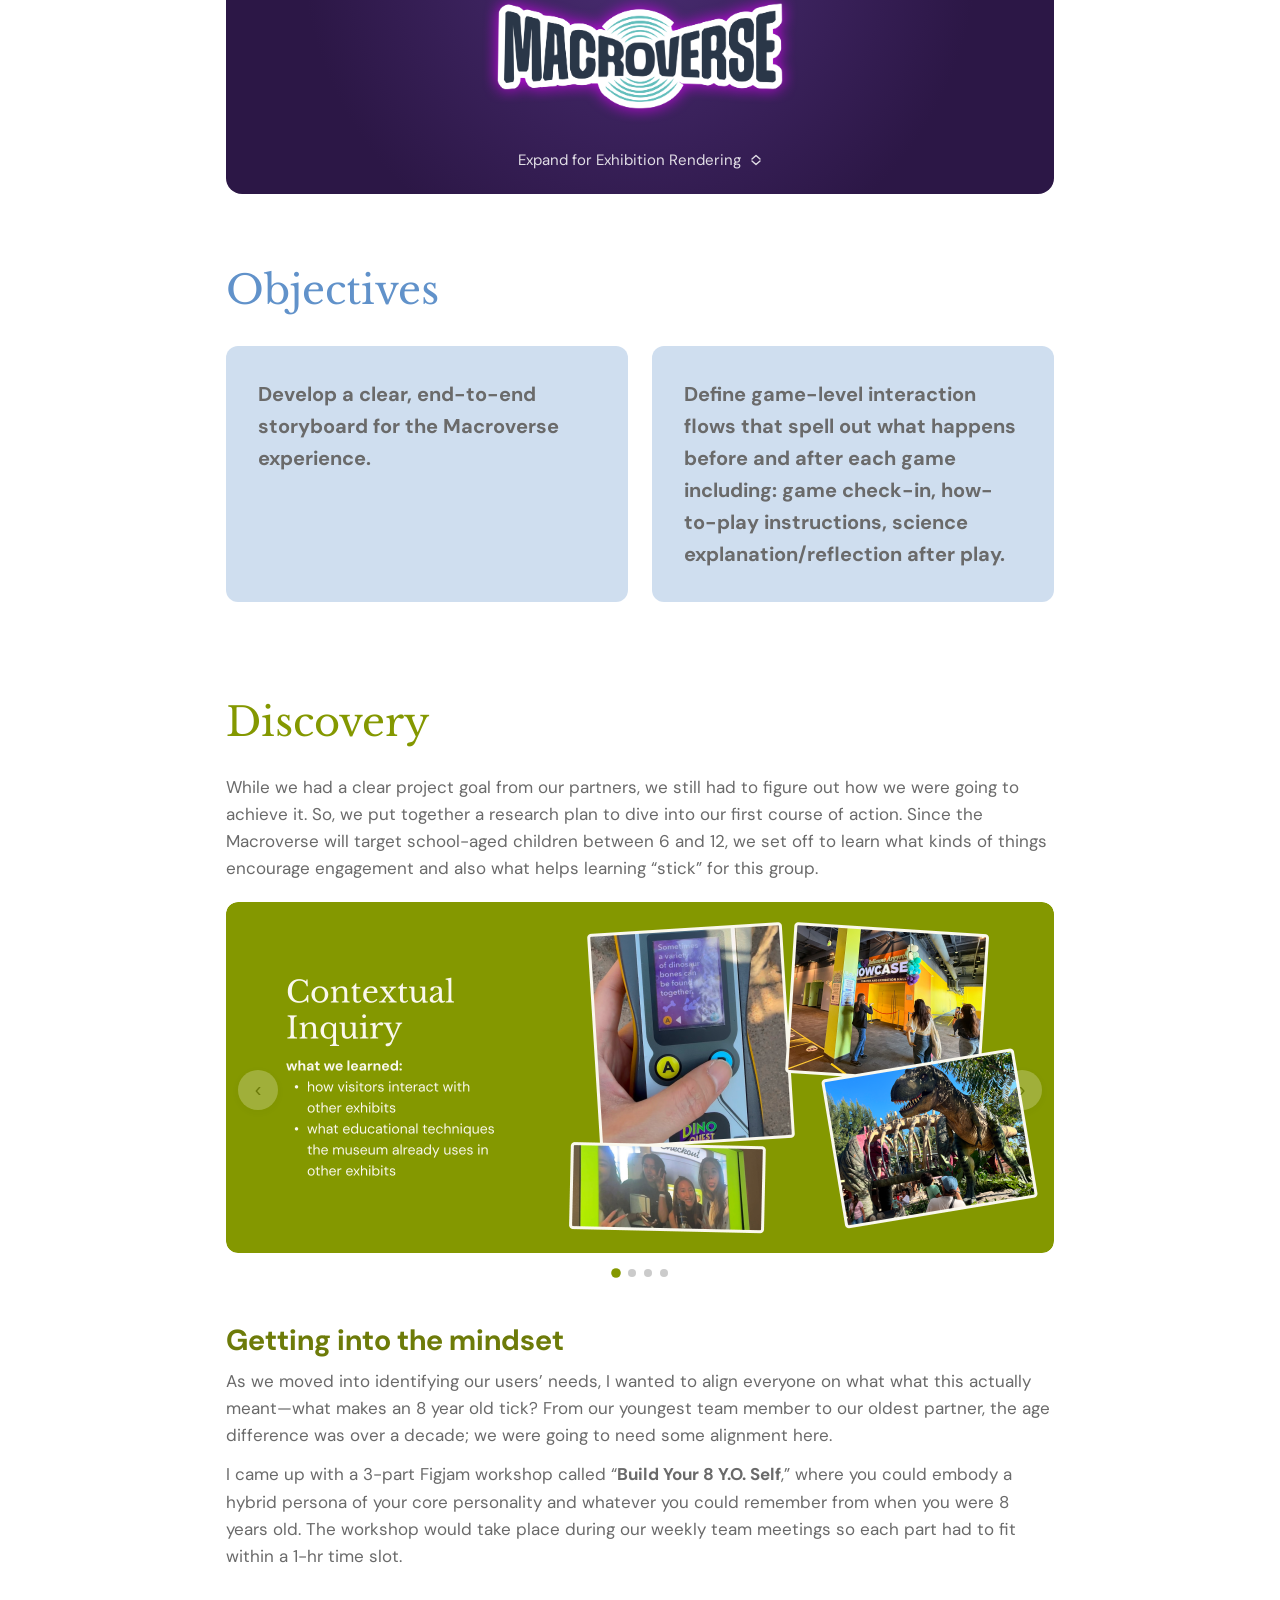
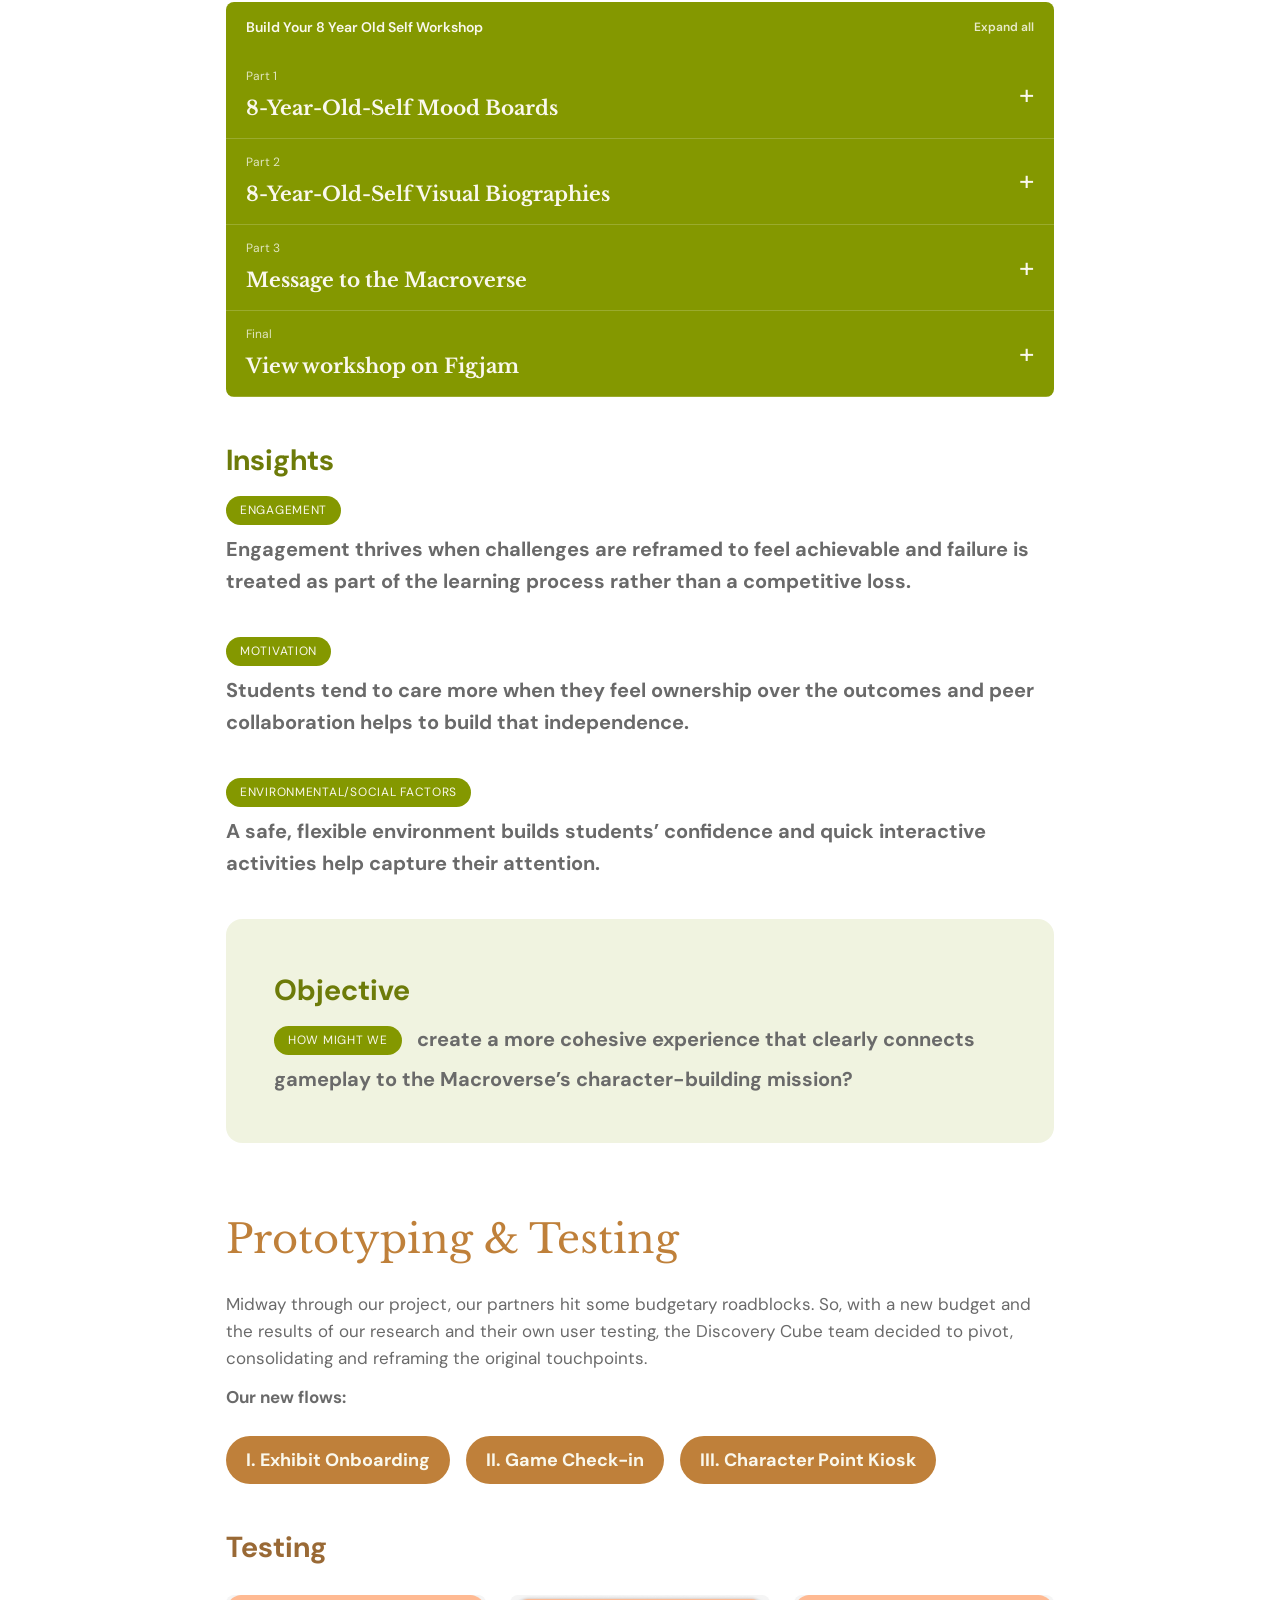
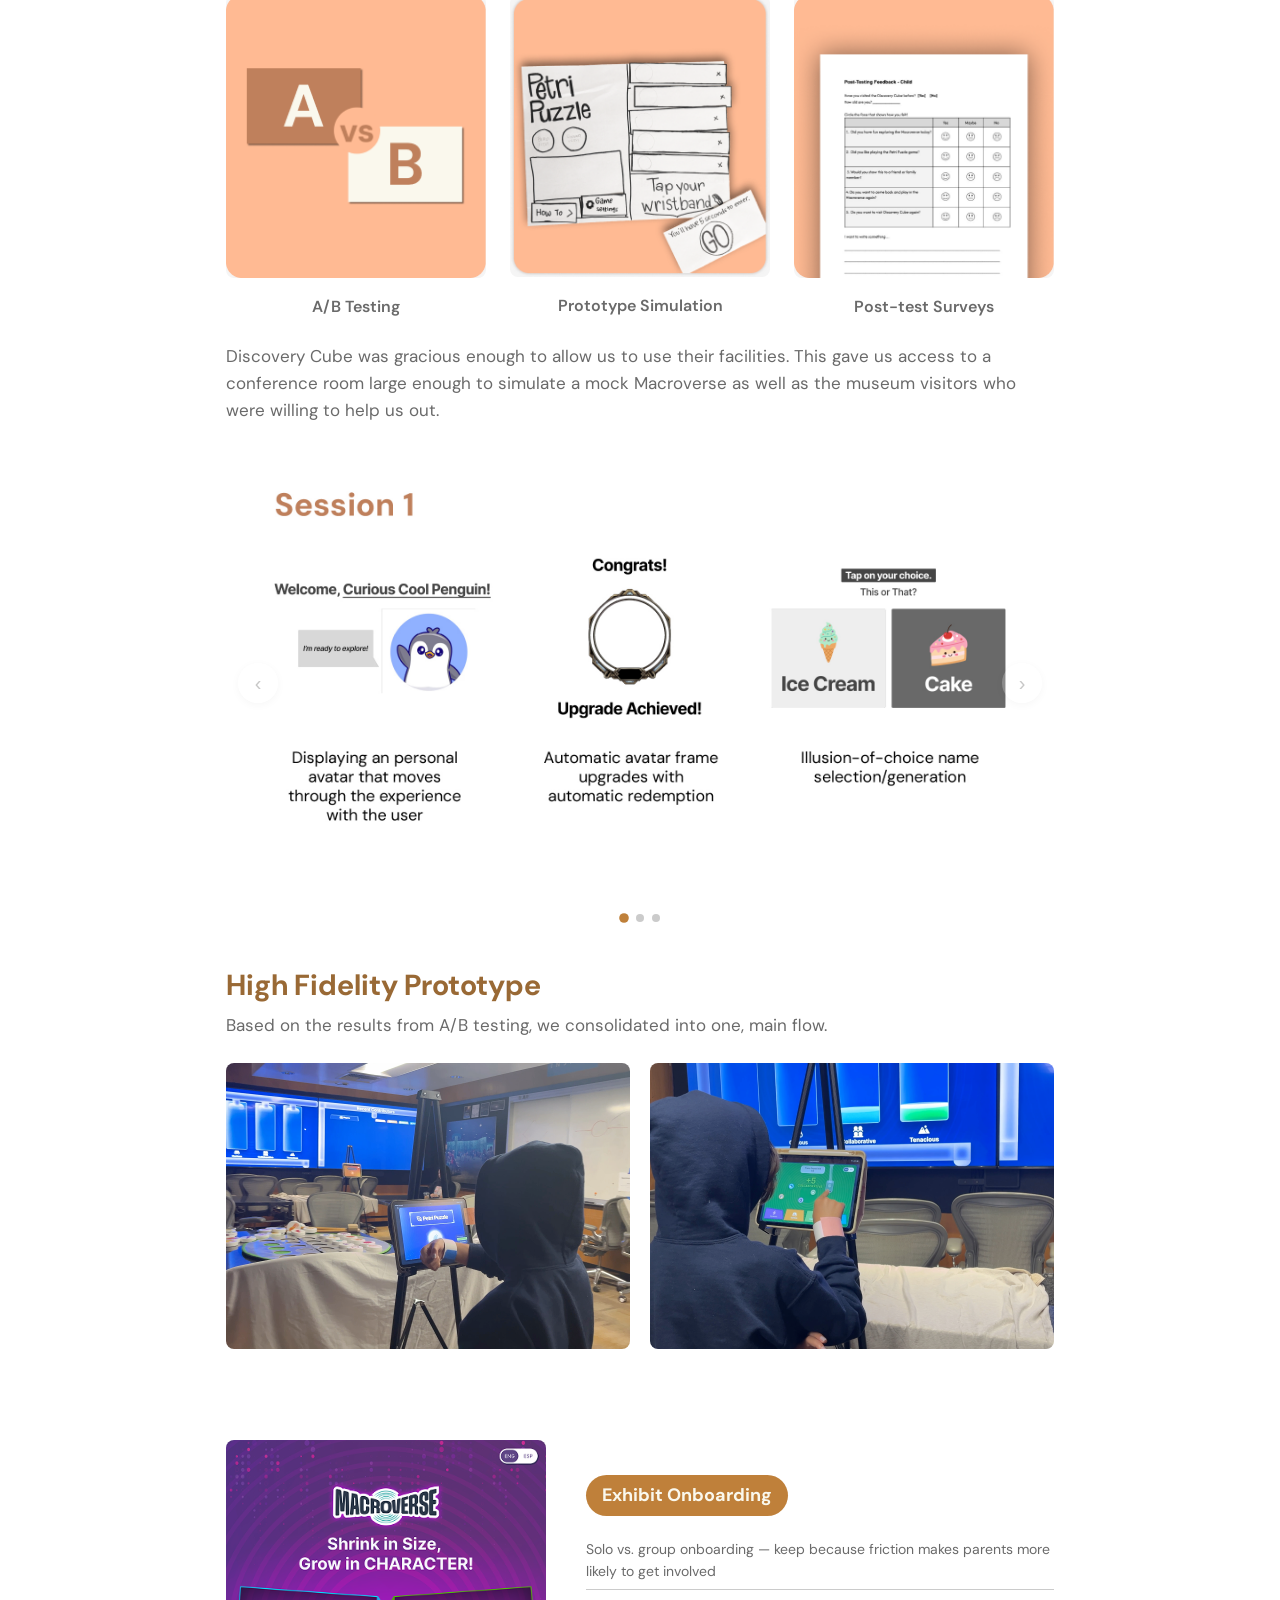
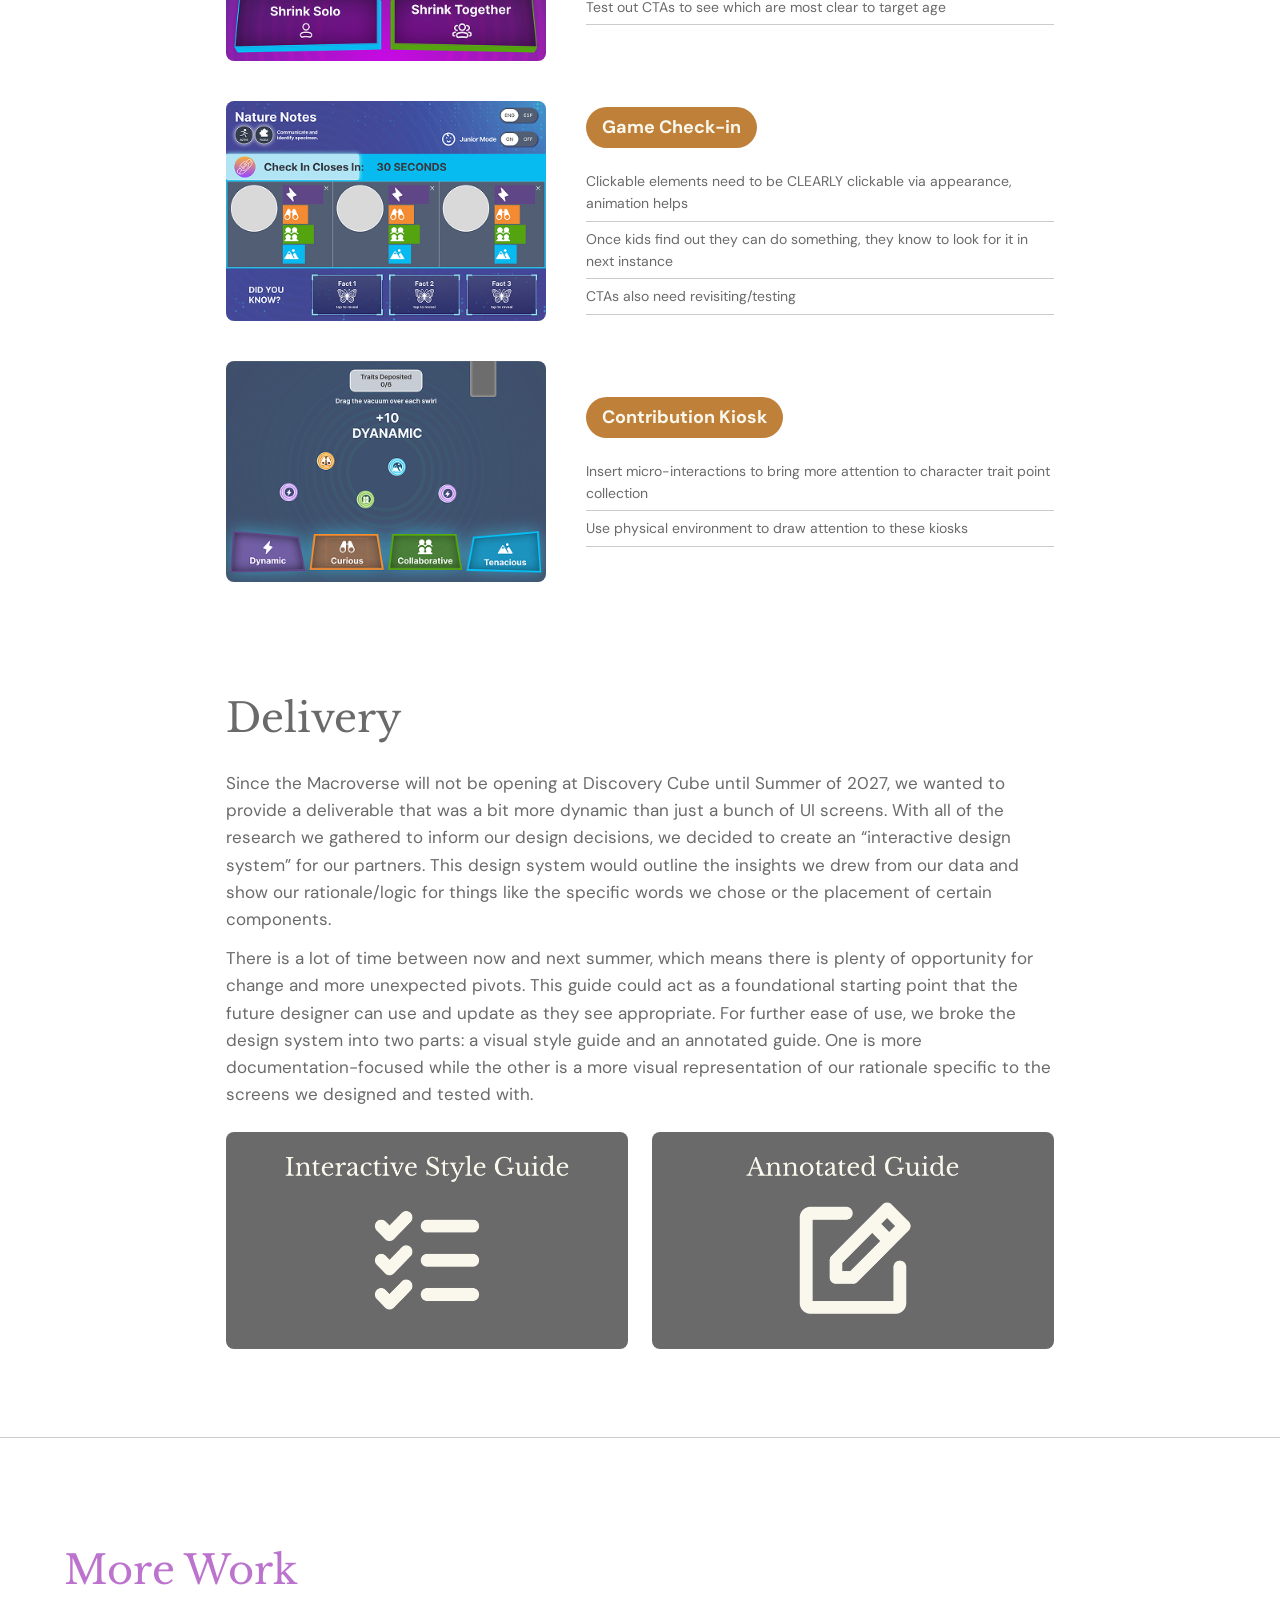
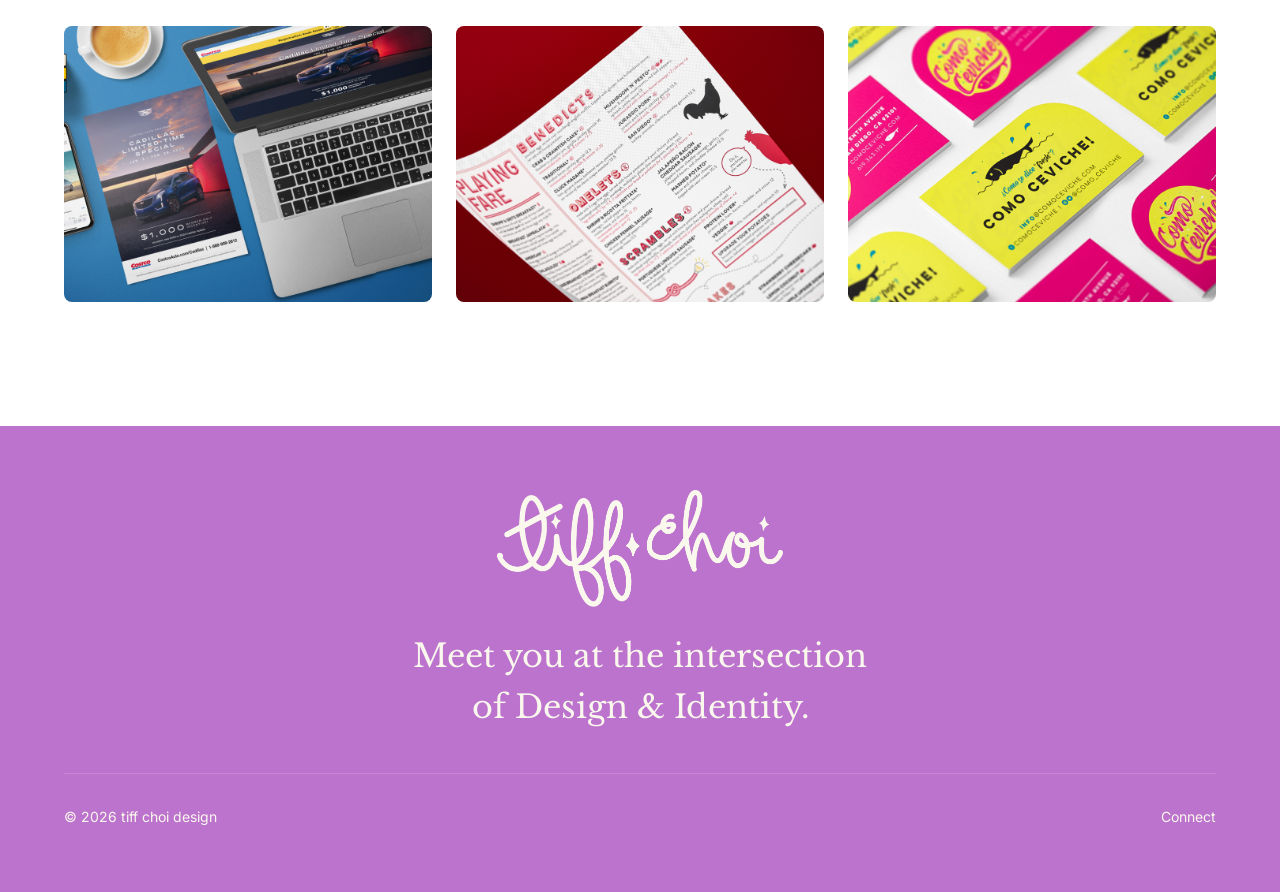
<file: macroverse.html>
<!DOCTYPE html>
<html lang="en">
<head>
<meta charset="UTF-8">
<meta name="viewport" content="width=device-width, initial-scale=1.0">
<title>Macroverse by Discovery Cube — Case Study</title>
<link rel="preconnect" href="https://fonts.googleapis.com">
<link rel="preconnect" href="https://fonts.gstatic.com" crossorigin>
<link href="https://fonts.googleapis.com/css2?family=Libre+Baskerville:wght@400;700&family=DM+Sans:wght@400;500;600;700&family=Inter:wght@400;500&display=swap" rel="stylesheet">
<link rel="stylesheet" href="styles.css">
</head>
<body>

<div class="custom-cursor" aria-hidden="true">
  <span class="custom-cursor__label"></span>
</div>

<header class="site-nav">
  <div class="site-nav__inner">
    <a href="index.html#work" class="site-nav__link">Work</a>
    <a href="index.html" class="site-nav__logo-link" aria-label="Home">
      <img src="assets/images/logo.png" alt="tiff choi design" class="site-nav__logo">
    </a>
    <a href="about.html" class="site-nav__link">About</a>
  </div>
</header>

<main id="top">

  <section class="hero">
    <div class="hero__bg" style="background-image:url('assets/images/hero-bg.png')"></div>
    <div class="hero__content">
      <h1 class="hero__title" data-split-text>Macroverse</h1>
      <p class="hero__subtitle" data-split-text>by Discovery Cube</p>
    </div>
    <button class="hero__hotspot" type="button" aria-label="Scroll down to project content">
      <span class="hero__hotspot-chevron" aria-hidden="true">&#8595;</span>
    </button>
  </section>

  <div class="main-content">

    <nav class="project-nav" aria-label="Project sections">
      <a href="index.html" class="project-nav__back">
        <svg width="16" height="13" viewBox="0 0 16 13" fill="none" xmlns="http://www.w3.org/2000/svg" aria-hidden="true"><path d="M1 6.5H15M1 6.5L6.5 1M1 6.5L6.5 12" stroke="currentColor" stroke-width="1.5" stroke-linecap="round" stroke-linejoin="round"/></svg>
        Back
      </a>
      <ul class="project-nav__list">
        <li><a href="#overview" class="project-nav__link project-nav__link--overview">Overview</a></li>
        <li><a href="#objectives" class="project-nav__link project-nav__link--objectives">Objectives</a></li>
        <li><a href="#discovery" class="project-nav__link project-nav__link--discovery">Discovery</a></li>
        <li><a href="#prototyping-testing" class="project-nav__link project-nav__link--prototyping-testing">Prototyping &amp; Testing</a></li>
        <li><a href="#delivery" class="project-nav__link project-nav__link--delivery">Delivery</a></li>
      </ul>
    </nav>

    <div class="content-column">

      <!-- ================= OVERVIEW ================= -->
      <section id="overview" class="section">
        <div class="overview-eyebrow">
          <span class="overview-eyebrow__line">Macroverse</span>
          <span class="overview-eyebrow__line overview-eyebrow__line--muted">Product Design | Capstone</span>
        </div>
        <h2 class="overview-lede" data-split-reveal>Inspiring, educating, and impacting the community through engaging science-based programs and exhibits.</h2>

        <div class="meta-grid meta-grid--3">
          <div class="meta-box">
            <span class="meta-box__label">Roles</span>
            <p class="meta-box__value">UX Research<br>UI/UX Design</p>
          </div>
          <div class="meta-box">
            <span class="meta-box__label">Timeline</span>
            <p class="meta-box__value">20 weeks</p>
          </div>
          <div class="meta-box">
            <span class="meta-box__label">Team</span>
            <p class="meta-box__value">Tiffany Choi<br>Isabella Cedric<br>Sujin Kim<br>Zhi Qiu</p>
          </div>
        </div>

        <div class="welcome-block">
          <p class="reveal">Currently in development at the Discovery Cube Museum, the Macroverse will be a seasonal summer exhibit where visitors get &ldquo;shrunk&rdquo; down to the size of a lizard and enter a science lab full of different challenges. With funding from Lilly Grant initiatives backing the exhibit, visitors are challenged to practice four core character traits while inside this immersive, oversized science environment:</p>

          <div class="badges">
            <button type="button" class="badge badge--curious" data-stagger-index="0" data-trait="curious">Curious</button>
            <button type="button" class="badge badge--tenacious" data-stagger-index="1" data-trait="tenacious">Tenacious</button>
            <button type="button" class="badge badge--collaborative" data-stagger-index="2" data-trait="collaborative">Collaborative</button>
            <button type="button" class="badge badge--dynamic" data-stagger-index="3" data-trait="dynamic">Dynamic</button>
          </div>
        </div>

        <figure class="rendering-frame reveal" data-rendering-toggle>
          <div class="rendering-frame__panel">
            <img src="assets/images/wordmark-macroverse.png" alt="Macroverse wordmark" class="rendering-frame__wordmark">

            <button type="button" class="rendering-toggle__cta rendering-toggle__cta--top" data-rendering-toggle-btn>
              <span>Expand for Exhibition Rendering</span>
              <svg class="rendering-toggle__caret" width="14" height="14" viewBox="0 0 14 14" fill="none" xmlns="http://www.w3.org/2000/svg" aria-hidden="true"><path d="M3 6L7 2.5L11 6" stroke="currentColor" stroke-width="1.4" stroke-linecap="round" stroke-linejoin="round"/><path d="M3 8L7 11.5L11 8" stroke="currentColor" stroke-width="1.4" stroke-linecap="round" stroke-linejoin="round"/></svg>
            </button>

            <div class="rendering-toggle__panel">
              <div class="rendering-frame__image-wrap">
                <img src="assets/images/ai-rendering.png" alt="AI rendering of the Macroverse exhibit floor plan, showing stations including Mouse Maze, Periodic Pursuit, Ant Farm, Lava Lab, Logic Loop, Molecule Match, and a Beckman Lab entrance" class="rendering-frame__image">

                <button class="touchpoint-dot" type="button" data-touchpoint="exhibit-onboarding" style="--dot-x: 88%; --dot-y: 86%;" aria-label="Exhibit Onboarding — view details">
                  <span class="touchpoint-dot__pulse" aria-hidden="true"></span>
                </button>
                <button class="touchpoint-dot" type="button" data-touchpoint="game-checkin" style="--dot-x: 50%; --dot-y: 48%;" aria-label="Game Check-in (Lava Lab) — view details">
                  <span class="touchpoint-dot__pulse" aria-hidden="true"></span>
                </button>
                <button class="touchpoint-dot" type="button" data-touchpoint="game-checkin" style="--dot-x: 24%; --dot-y: 31%;" aria-label="Game Check-in (Mouse Maze) — view details">
                  <span class="touchpoint-dot__pulse" aria-hidden="true"></span>
                </button>
                <button class="touchpoint-dot" type="button" data-touchpoint="game-checkin" style="--dot-x: 22%; --dot-y: 72%;" aria-label="Game Check-in (Logic Loop) — view details">
                  <span class="touchpoint-dot__pulse" aria-hidden="true"></span>
                </button>
                <button class="touchpoint-dot" type="button" data-touchpoint="contribution-kiosks" style="--dot-x: 71%; --dot-y: 77%;" aria-label="Contribution Kiosks — view details">
                  <span class="touchpoint-dot__pulse" aria-hidden="true"></span>
                </button>
              </div>
              <figcaption class="rendering-frame__caption">AI Rendering courtesy of Discovery Cube</figcaption>

              <button type="button" class="rendering-toggle__cta rendering-toggle__cta--bottom" data-rendering-toggle-btn>
                <span>Collapse Exhibition Rendering</span>
                <svg class="rendering-toggle__caret" width="14" height="14" viewBox="0 0 14 14" fill="none" xmlns="http://www.w3.org/2000/svg" aria-hidden="true"><path d="M3 6L7 2.5L11 6" stroke="currentColor" stroke-width="1.4" stroke-linecap="round" stroke-linejoin="round"/><path d="M3 8L7 11.5L11 8" stroke="currentColor" stroke-width="1.4" stroke-linecap="round" stroke-linejoin="round"/></svg>
              </button>
            </div>
          </div>
        </figure>
      </section>

      <!-- ================= OBJECTIVES ================= -->
      <section id="objectives" class="section">
        <h2 class="section__heading section__heading--objectives">Objectives</h2>
        <div class="card-row card-row--2">
          <div class="objective-card reveal">
            <p class="objective-statement">Develop a clear, end-to-end storyboard for the Macroverse experience.</p>
          </div>
          <div class="objective-card reveal">
            <p class="objective-statement">Define game-level interaction flows that spell out what happens before and after each game including: game check-in, how-to-play instructions, science explanation/reflection after play.</p>
          </div>
        </div>
      </section>

      <!-- ================= DISCOVERY ================= -->
      <section id="discovery" class="section">
        <h2 class="section__heading section__heading--discovery">Discovery</h2>
        <p class="reveal">While we had a clear project goal from our partners, we still had to figure out how we were going to achieve it. So, we put together a research plan to dive into our first course of action. Since the Macroverse will target school-aged children between 6 and 12, we set off to learn what kinds of things encourage engagement and also what helps learning &ldquo;stick&rdquo; for this group.</p>

        <div class="carousel" id="discovery-carousel">
          <div class="carousel-track">
            <div class="carousel-slide carousel-slide--olive">
              <picture>
                <source media="(max-width: 767px)" srcset="assets/images/discovery-carousel-activity1-828x828.png">
                <img src="assets/images/discovery-carousel-activity1-828x351.png" alt="Research activity 1: Contextual Inquiry">
              </picture>
            </div>
            <div class="carousel-slide carousel-slide--blue">
              <picture>
                <source media="(max-width: 767px)" srcset="assets/images/discovery-carousel-activity2-828x828.png">
                <img src="assets/images/discovery-carousel-activity2-828x351.png" alt="Research activity 2: Interviews with Subject Matter Experts">
              </picture>
            </div>
            <div class="carousel-slide carousel-slide--purple">
              <picture>
                <source media="(max-width: 767px)" srcset="assets/images/discovery-carousel-activity3-828x828.png">
                <img src="assets/images/discovery-carousel-activity3-828x351.png" alt="Research activity 3: Affinity Clustering">
              </picture>
            </div>
            <div class="carousel-slide carousel-slide--tan">
              <picture>
                <source media="(max-width: 767px)" srcset="assets/images/discovery-carousel-activity4-828x828.png">
                <img src="assets/images/discovery-carousel-activity4-828x351.png" alt="Research activity 4: Paper Prototyping">
              </picture>
            </div>
          </div>
          <button class="carousel-arrow carousel-arrow--prev" type="button" aria-label="Previous slide">&#8249;</button>
          <button class="carousel-arrow carousel-arrow--next" type="button" aria-label="Next slide">&#8250;</button>
          <div class="carousel-dots"></div>
        </div>

        <div class="sub-block">
          <h3 class="sub-block__heading reveal">Getting into the mindset</h3>
          <p class="reveal">As we moved into identifying our users&rsquo; needs, I wanted to align everyone on what what this actually meant&mdash;what makes an 8 year old tick? From our youngest team member to our oldest partner, the age difference was over a decade; we were going to need some alignment here.</p>
          <p class="reveal">I came up with a 3-part Figjam workshop called &ldquo;<strong>Build Your 8 Y.O. Self</strong>,&rdquo; where you could embody a hybrid persona of your core personality and whatever you could remember from when you were 8 years old. The workshop would take place during our weekly team meetings so each part had to fit within a 1-hr time slot.</p>

          <div class="workshop-accordion reveal">
            <div class="workshop-accordion__header">
              <span class="workshop-accordion__header-title">Build Your 8 Year Old Self Workshop</span>
              <a href="#" class="workshop-accordion__expand-all" data-expand-all="workshop">Expand all</a>
            </div>

            <div class="accordion-row accordion-row--workshop" data-accordion-group="workshop">
              <button type="button" class="accordion-row__toggle" aria-expanded="false">
                <span class="accordion-row__heading">
                  <span class="workshop-accordion__part">Part 1</span>
                  <span class="accordion-row__title">8-Year-Old-Self Mood Boards</span>
                </span>
                <span class="accordion-row__icon" aria-hidden="true">+</span>
              </button>
              <div class="accordion-row__panel">
                <div class="workshop-media-row">
                  <img src="assets/images/workshop-moodboard-1.png" alt="8 year old self mood board example 1" class="workshop-media-row__image workshop-media-row__image--framed">
                  <div class="workshop-media-row__text-col">
                    <span class="workshop-media-row__duration">3 mins</span>
                    <p class="workshop-media-row__text">Using the stamp tool, stamp in emojis, shapes, colors, or words that represent your 8 y.o. self.</p>
                  </div>
                </div>
                <div class="workshop-media-row">
                  <img src="assets/images/workshop-moodboard-2.png" alt="8 year old self mood board example 2" class="workshop-media-row__image workshop-media-row__image--framed">
                  <div class="workshop-media-row__text-col">
                    <span class="workshop-media-row__duration">60 secs</span>
                    <p class="workshop-media-row__text">After presentations, everyone would &ldquo;steal three things&rdquo; from someone else&rsquo;s board. This told us what types of things resonated with each other and also started to surface commonalities.</p>
                  </div>
                </div>
              </div>
            </div>

            <div class="accordion-row accordion-row--workshop" data-accordion-group="workshop">
              <button type="button" class="accordion-row__toggle" aria-expanded="false">
                <span class="accordion-row__heading">
                  <span class="workshop-accordion__part">Part 2</span>
                  <span class="accordion-row__title">8-Year-Old-Self Visual Biographies</span>
                </span>
                <span class="accordion-row__icon" aria-hidden="true">+</span>
              </button>
              <div class="accordion-row__panel">
                <div class="workshop-media-row">
                  <img src="assets/images/workshop-biography-grid.png" alt="8 year old self visual biography worksheet" class="workshop-media-row__image workshop-media-row__image--wide workshop-media-row__image--framed">
                  <p class="workshop-media-row__text">This next part dove a little deeper into more specific goalposts of our youth.</p>
                </div>
                <div class="workshop-media-row workshop-media-row--reverse">
                  <img src="assets/images/workshop-trash-graphic.png" alt="Illustration of least-favorite-subject sticky notes tossed in a trash can" class="workshop-media-row__image workshop-media-row__image--small">
                  <p class="workshop-media-row__text">For impact (and for fun), everyone chose their least favorite subjects and tossed them in the trash.</p>
                </div>
              </div>
            </div>

            <div class="accordion-row accordion-row--workshop" data-accordion-group="workshop">
              <button type="button" class="accordion-row__toggle" aria-expanded="false">
                <span class="accordion-row__heading">
                  <span class="workshop-accordion__part">Part 3</span>
                  <span class="accordion-row__title">Message to the Macroverse</span>
                </span>
                <span class="accordion-row__icon" aria-hidden="true">+</span>
              </button>
              <div class="accordion-row__panel">
                <p class="workshop-message-intro">This final piece of the workshop was meant to bring the activity full circle. After being able to see through the lens of our 8 year old selves, this message delivered to future Macroverse participants was supposed to be reflective of the things that mattered most to us and what we chose to pass on.</p>
                <div class="sticky-grid">
                  <div class="sticky-card sticky-card--pink">
                    <span class="sticky-card__star" aria-hidden="true">&#9733;</span>
                    <p class="sticky-card__quote">Have fun, learn lots of things, and look for the helpers!</p>
                    <span class="sticky-card__heart" aria-hidden="true">&#9825;</span>
                    <span class="sticky-card__author">Tiffany C</span>
                  </div>
                  <div class="sticky-card sticky-card--lavender">
                    <span class="sticky-card__star" aria-hidden="true">&#9733;</span>
                    <p class="sticky-card__quote">It&rsquo;s so fun! You get to play games with people and meet so many friends!</p>
                    <span class="sticky-card__heart" aria-hidden="true">&#9825;</span>
                    <span class="sticky-card__author">Isabella Cedric</span>
                  </div>
                  <div class="sticky-card sticky-card--blue">
                    <p class="sticky-card__quote">Have fun, go crazy!! There&rsquo;s no boundaries to exploring! Wash your hands after!</p>
                    <span class="sticky-card__heart" aria-hidden="true">&#9825;</span>
                    <span class="sticky-card__author">Zhi</span>
                  </div>
                  <div class="sticky-card sticky-card--mint">
                    <span class="sticky-card__star" aria-hidden="true">&#9733;</span>
                    <p class="sticky-card__quote">When you&rsquo;re in there and try EVERYTHING !!! touch everything, tap everything (dont eat anything) (dont lick anything dont be gross), but do what you feel like !!</p>
                    <span class="sticky-card__heart" aria-hidden="true">&#9825;</span>
                    <span class="sticky-card__author">Sujin Kim</span>
                  </div>
                  <div class="sticky-card sticky-card--green">
                    <span class="sticky-card__star" aria-hidden="true">&#9733;</span>
                    <p class="sticky-card__quote">&ldquo;Take chances, make mistakes, and get messy!&rdquo; - Ms. Frizzle</p>
                    <span class="sticky-card__heart" aria-hidden="true">&#9825;</span>
                    <span class="sticky-card__badge">+1</span>
                    <span class="sticky-card__author">Laura Schmidl</span>
                  </div>
                  <div class="sticky-card sticky-card--peach">
                    <span class="sticky-card__star" aria-hidden="true">&#9733;</span>
                    <p class="sticky-card__quote">You can play as many times as you want and go back and improve your score. You can bring your friends and do it together or by yourself! You will be so good at this!</p>
                    <span class="sticky-card__heart" aria-hidden="true">&#9825;</span>
                    <span class="sticky-card__badge">+1</span>
                    <span class="sticky-card__author">Cindy di Avani</span>
                  </div>
                </div>
                <p class="workshop-message-intro">Most of us wanted future Macroverse visitors to know that it was okay to make mistakes and to remember to have FUN!</p>

              </div>
            </div>

            <div class="accordion-row accordion-row--workshop" data-accordion-group="workshop">
              <button type="button" class="accordion-row__toggle" aria-expanded="false">
                <span class="accordion-row__heading">
                  <span class="workshop-accordion__part">Final</span>
                  <span class="accordion-row__title">View workshop on Figjam</span>
                </span>
                <span class="accordion-row__icon" aria-hidden="true">+</span>
              </button>
              <div class="accordion-row__panel">
                <p class="workshop-message-intro">View the workshop results</p>
                <div class="workshop-figjam-embed">
                  <iframe src="https://embed.figma.com/board/ihGLyZ4Sy5ivJ23FxeLQzA/Discovery-Cube-Research?node-id=3-1504&embed-host=share" allowfullscreen loading="lazy" title="Discovery Cube Research workshop board on FigJam"></iframe>
                </div>
              </div>
            </div>

            <div class="workshop-accordion__footer">
              <a href="#" class="workshop-accordion__expand-all" data-collapse-all="workshop">Collapse all</a>
            </div>
          </div>
        </div>

        <div class="sub-block">
          <h3 class="sub-block__heading reveal">Insights</h3>

          <div class="insight-row reveal">
            <div class="insight-row__text">
              <span class="eyebrow-label eyebrow-label--pill">Engagement</span>
              <p class="insight-row__statement">Engagement thrives when challenges are reframed to feel achievable and failure is treated as part of the learning process rather than a competitive loss.</p>
            </div>
          </div>

          <div class="insight-row insight-row--reverse reveal">
            <div class="insight-row__text">
              <span class="eyebrow-label eyebrow-label--pill">Motivation</span>
              <p class="insight-row__statement">Students tend to care more when they feel ownership over the outcomes and peer collaboration helps to build that independence.</p>
            </div>
          </div>

          <div class="insight-row reveal">
            <div class="insight-row__text">
              <span class="eyebrow-label eyebrow-label--pill">Environmental/Social Factors</span>
              <p class="insight-row__statement">A safe, flexible environment builds students&rsquo; confidence and quick interactive activities help capture their attention.</p>
            </div>
          </div>
        </div>

        <div class="sub-block discovery-objective-wrap">
          <h3 class="sub-block__heading reveal">Objective</h3>
          <p class="objective-statement reveal"><span class="eyebrow-label eyebrow-label--pill">How might we</span> create a more cohesive experience that clearly connects gameplay to the Macroverse&rsquo;s character-building mission?</p>
        </div>
      </section>

      <!-- ================= PROTOTYPING & TESTING ================= -->
      <section id="prototyping-testing" class="section">
        <h2 class="section__heading section__heading--prototyping-testing">Prototyping &amp; Testing</h2>
        <p class="reveal">Midway through our project, our partners hit some budgetary roadblocks. So, with a new budget and the results of our research and their own user testing, the Discovery Cube team decided to pivot, consolidating and reframing the original touchpoints.</p>
        <p class="reveal"><strong>Our new flows:</strong></p>
        <div class="flow-pills reveal">
          <span class="flow-pill">I. Exhibit Onboarding</span>
          <span class="flow-pill">II. Game Check-in</span>
          <span class="flow-pill">III. Character Point Kiosk</span>
        </div>

        <div class="sub-block">
          <h3 class="sub-block__heading reveal">Testing</h3>
          <div class="card-row card-row--3">
            <div class="method-card reveal">
              <img src="assets/images/testing-ab.png" alt="A/B Testing illustration">
              <span>A/B Testing</span>
            </div>
            <div class="method-card reveal">
              <img src="assets/images/testing-prototype.png" alt="Prototype Simulation illustration">
              <span>Prototype Simulation</span>
            </div>
            <div class="method-card reveal">
              <img src="assets/images/testing-survey.png" alt="Post-test Surveys illustration">
              <span>Post-test Surveys</span>
            </div>
          </div>
        </div>

        <p class="reveal">Discovery Cube was gracious enough to allow us to use their facilities. This gave us access to a conference room large enough to simulate a mock Macroverse as well as the museum visitors who were willing to help us out.</p>

        <div class="carousel" id="prototyping-carousel">
          <div class="carousel-track">
            <div class="carousel-slide">
              <img src="assets/images/session-1.jpg" alt="Session 1">
            </div>
            <div class="carousel-slide">
              <img src="assets/images/session-2.jpg" alt="Session 2">
            </div>
            <div class="carousel-slide">
              <img src="assets/images/key-takeaways.jpg" alt="Key Takeaways">
            </div>
          </div>
          <button class="carousel-arrow carousel-arrow--prev" type="button" aria-label="Previous slide">&#8249;</button>
          <button class="carousel-arrow carousel-arrow--next" type="button" aria-label="Next slide">&#8250;</button>
          <div class="carousel-dots"></div>
        </div>

        <div class="sub-block">
          <h3 class="sub-block__heading reveal">High Fidelity Prototype</h3>
          <p class="reveal">Based on the results from A/B testing, we consolidated into one, main flow.</p>
          <div class="hifi-image-row reveal">
            <img src="assets/images/hifi-image1.png" alt="High fidelity prototype screen one" class="hifi-image-row__image">
            <img src="assets/images/hifi-image2.png" alt="High fidelity prototype screen two" class="hifi-image-row__image">
          </div>
        </div>

        <div class="sub-block">
          <h3 class="sub-block__heading reveal">Key Considerations</h3>

          <div class="consideration-row reveal">
            <img src="assets/images/considerations-onboarding.png" alt="Exhibit Onboarding consideration" class="consideration-row__image">
            <div class="consideration-row__text">
              <h4 class="consideration-card__title consideration-card__title--pill">Exhibit Onboarding</h4>
              <ul class="consideration-card__list">
                <li>Solo vs. group onboarding &mdash; keep because friction makes parents more likely to get involved</li>
                <li>Test out CTAs to see which are most clear to target age</li>
              </ul>
            </div>
          </div>
          <div class="consideration-row reveal">
            <img src="assets/images/considerations-checkin.png" alt="Game Check-in consideration" class="consideration-row__image">
            <div class="consideration-row__text">
              <h4 class="consideration-card__title consideration-card__title--pill">Game Check-in</h4>
              <ul class="consideration-card__list">
                <li>Clickable elements need to be CLEARLY clickable via appearance, animation helps</li>
                <li>Once kids find out they can do something, they know to look for it in next instance</li>
                <li>CTAs also need revisiting/testing</li>
              </ul>
            </div>
          </div>
          <div class="consideration-row reveal">
            <img src="assets/images/considerations-contribution.png" alt="Contribution Kiosk consideration" class="consideration-row__image">
            <div class="consideration-row__text">
              <h4 class="consideration-card__title consideration-card__title--pill">Contribution Kiosk</h4>
              <ul class="consideration-card__list">
                <li>Insert micro-interactions to bring more attention to character trait point collection</li>
                <li>Use physical environment to draw attention to these kiosks</li>
              </ul>
            </div>
          </div>
        </div>
      </section>

      <!-- ================= DELIVERY ================= -->
      <section id="delivery" class="section">
        <h2 class="section__heading section__heading--delivery">Delivery</h2>
        <p class="reveal">Since the Macroverse will not be opening at Discovery Cube until Summer of 2027, we wanted to provide a deliverable that was a bit more dynamic than just a bunch of UI screens. With all of the research we gathered to inform our design decisions, we decided to create an &ldquo;interactive design system&rdquo; for our partners. This design system would outline the insights we drew from our data and show our rationale/logic for things like the specific words we chose or the placement of certain components.</p>
        <p class="reveal">There is a lot of time between now and next summer, which means there is plenty of opportunity for change and more unexpected pivots. This guide could act as a foundational starting point that the future designer can use and update as they see appropriate. For further ease of use, we broke the design system into two parts: a visual style guide and an annotated guide. One is more documentation-focused while the other is a more visual representation of our rationale specific to the screens we designed and tested with.</p>
        <div class="card-row card-row--2">
          <a href="https://docs.google.com/document/d/1qnnUjOS107k7nQ4IXYFVGOJ4vPjqijeV3llkkrnliC4/edit?usp=sharing" target="_blank" rel="noopener" class="delivery-column reveal">
            <img src="assets/images/delivery-visualstyleguide-thumb.png" alt="Visual Style Guide thumbnail" class="delivery-column__image">
          </a>
          <a href="https://www.figma.com/proto/NEclaSg0MEKAu2BspcnEJ8/Macroverse?node-id=1-454&viewport=1398%2C904%2C0.28&t=D3GpOEDhrxPHJL3k-1&scaling=min-zoom&content-scaling=fixed&starting-point-node-id=1%3A454&show-proto-sidebar=1&page-id=0%3A1" target="_blank" rel="noopener" class="delivery-column reveal">
            <img src="assets/images/delivery-annotatedguide-thumb.png" alt="Annotated Guide thumbnail" class="delivery-column__image">
          </a>
        </div>
      </section>

    </div>
  </div>

  <section class="more-work">
    <div class="more-work__inner">
      <h2 class="section__heading">More Work</h2>
      <div class="card-row card-row--3">
        <a data-project="costco" class="more-work__placeholder-box"></a>
        <a data-project="breakfast-republic" class="more-work__placeholder-box"></a>
        <a data-project="como-ceviche" class="more-work__placeholder-box"></a>
      </div>
    </div>
  </section>

</main>

<footer class="site-footer">
  <div class="site-footer__top">
    <img src="assets/images/logo.png" alt="" class="site-footer__image">
    <p class="site-footer__tagline">Meet you at the intersection <br/>of Design &amp; Identity.</p>
  </div>
  <div class="site-footer__bottom">
    <span class="site-footer__name">&copy; <span data-current-year></span> tiff choi design</span>
    <a href="https://www.linkedin.com/in/tiffanywchoi" target="_blank" rel="noopener" class="site-footer__connect">Connect</a>
  </div>
</footer>

<button class="back-to-top" type="button" aria-label="Back to top">
  <img src="assets/icons/arrow-up.svg" alt="" aria-hidden="true">
</button>

<div class="tooltip" role="tooltip">
  <p class="tooltip__text"></p>
  <div class="tooltip__arrow" aria-hidden="true"></div>
</div>

<script src="script.js" defer></script>
</body>
</html>
</file>
<file: styles.css>
:root {
  --purple-hero: #2c1746;
  --purple-accent: #BC73CD;
  --charcoal: #262524;
  --lime-accent: #E5FF35;
  --gray-body: #6A6A6A;
  --gray-light: #CBCBCB;
  --white: #FFFFFF;
  --cream: #FAF8ED;

  --badge-curious: #BF803A;
  --badge-tenacious: #849800;
  --badge-collaborative: #6192CA;
  --badge-dynamic: #BC73CD;

  --nav-color-overview: #BC73CD;
  --nav-color-objectives: #6192CA;
  --nav-color-discovery: #849800;
  --nav-color-prototyping-testing: #BF803A;
  --nav-color-delivery: #6A6A6A;

  --accent-costco: #6192CA;
  --accent-breakfast-republic: #C31C3C;
  --accent-ceviche: #E00070;

  --font-heading: 'Libre Baskerville', Georgia, serif;
  --font-subheading: 'DM Sans', -apple-system, sans-serif;
  --font-body: 'DM Sans', -apple-system, sans-serif;
  --font-footer: 'Inter', -apple-system, sans-serif;

  --nav-height: 84px;
  --nav-height-hero: 160px;
  --cursor-size: 18px;

  --ease-standard: cubic-bezier(0.22, 1, 0.36, 1);
  --reveal-distance: 24px;
  --reveal-duration: 600ms;

  --content-max-width: 1200px;
}

* { box-sizing: border-box; }

html, body {
  margin: 0;
  padding: 0;
}

body {
  font-family: var(--font-body);
  color: var(--gray-body);
  background-color: var(--white);
  background-image:
    linear-gradient(rgba(255, 255, 255, 0.25), rgba(255, 255, 255, 0.25)),
    url('assets/images/papertexture-tile.jpg');
  background-repeat: no-repeat, repeat;
  background-size: cover, 480px auto;
  background-attachment: fixed, fixed;
  line-height: 1.6;
  overflow-x: hidden;
}

img { max-width: 100%; display: block; }

a { color: inherit; text-decoration: none; }

ul { margin: 0; padding: 0; list-style: none; }

/* Custom cursor is hidden by default (only enabled via JS on fine-pointer devices) */
.custom-cursor {
  position: fixed;
  top: 0;
  left: 0;
  width: var(--cursor-size);
  height: var(--cursor-size);
  border-radius: 50%;
  background: var(--charcoal);
  pointer-events: none;
  z-index: 9999;
  transform: translate3d(-50%, -50%, 0);
  display: flex;
  align-items: center;
  justify-content: center;
  opacity: 0;
  padding: 0;
  transition: width 250ms var(--ease-standard), height 250ms var(--ease-standard),
              padding 250ms var(--ease-standard), border-radius 250ms var(--ease-standard),
              background 250ms var(--ease-standard), opacity 200ms ease;
}

.custom-cursor.is-active { opacity: 1; }

.custom-cursor.is-light {
  background: var(--white);
}

.custom-cursor.is-hotspot {
  width: auto;
  height: var(--cursor-size);
  padding: 0 6px;
  border-radius: 999px;
  background: var(--lime-accent);
  white-space: nowrap;
}

.custom-cursor__label {
  display: flex;
  align-items: center;
  gap: 4px;
  font-family: var(--font-body);
  font-size: 14px;
  line-height: 1;
  font-weight: 600;
  color: var(--charcoal);
  opacity: 0;
  transition: opacity 150ms ease;
  white-space: nowrap;
}

.custom-cursor__icon {
  display: inline-block;
  height: 1em;
  width: 1em;
  flex-shrink: 0;
}

.custom-cursor.is-hotspot .custom-cursor__label { opacity: 1; }

/* Global cursor:none only applied via JS class, so touch devices keep native cursor */
body.custom-cursor-enabled,
body.custom-cursor-enabled * {
  cursor: none !important;
}

/* ============= SITE NAV ============= */
.site-nav {
  position: fixed;
  top: 0;
  left: 0;
  right: 0;
  z-index: 100;
  height: var(--nav-height-hero);
  display: flex;
  align-items: center;
  justify-content: center;
  transition: height 400ms var(--ease-standard), background 400ms var(--ease-standard),
              backdrop-filter 400ms var(--ease-standard), padding 400ms var(--ease-standard);
}

.site-nav__inner {
  display: flex;
  align-items: center;
  gap: 86px;
  transition: gap 400ms var(--ease-standard);
}

.site-nav__logo {
  width: 196px;
  height: auto;
  display: block;
  transition: width 400ms var(--ease-standard), opacity 300ms ease;
}

.site-nav__link {
  font-family: var(--font-heading);
  font-size: 16px;
  color: var(--cream);
  transition: opacity 200ms ease, color 200ms ease, font-size 400ms var(--ease-standard);
}

.site-nav--on-light:not(.scrolled) .site-nav__link {
  color: var(--charcoal);
}

.site-nav.scrolled .site-nav__link {
  font-size: 13px;
}

.site-nav__logo-link {
  position: relative;
  display: block;
}

.site-nav__logo--scrolled {
  position: absolute;
  top: 0;
  left: 0;
  opacity: 0;
}

.site-nav.scrolled .site-nav__logo--default {
  opacity: 0;
}

.site-nav.scrolled .site-nav__logo--scrolled {
  opacity: 1;
}

.site-nav__link:hover { opacity: 0.7; }

.site-nav.scrolled {
  height: var(--nav-height);
  align-items: flex-start;
  justify-content: flex-end;
  padding: 20px 24px 0 0;
}

.site-nav.scrolled .site-nav__logo {
  width: 110px;
}

.site-nav.scrolled .site-nav__inner {
  gap: 16px;
  padding: 8px 16px;
  border-radius: 999px;
  border: 1px solid rgba(255, 255, 255, 0.18);
  box-shadow: 0 4px 24px rgba(0, 0, 0, 0.3), inset 0 1px 0 rgba(255, 255, 255, 0.12);
  background: rgba(20, 10, 30, 0.55);
  backdrop-filter: blur(16px) saturate(180%);
  -webkit-backdrop-filter: blur(16px) saturate(180%);
  transition: gap 400ms var(--ease-standard), padding 400ms var(--ease-standard),
              background 400ms var(--ease-standard);
}

/* ============= HERO ============= */
.hero {
  position: relative;
  min-height: clamp(600px, 90vh, 811px);
  overflow: hidden;
  display: flex;
  align-items: center;
  justify-content: center;
}

.hero--compact {
  min-height: 560px;
}

.hero--compact .hero__content {
  padding-top: 80px;
}

.hero__bg {
  position: absolute;
  inset: -10% 0 -10% 0;
  background-color: var(--purple-hero);
  background-size: cover;
  background-position: center;
  will-change: transform;
}

.hero__content {
  position: relative;
  z-index: 2;
  text-align: center;
  padding: 0 24px;
}

.hero__title {
  font-family: var(--font-heading);
  font-weight: 400;
  font-size: clamp(48px, 8vw, 96px);
  line-height: 1.15;
  color: var(--cream);
  margin: 0;
}

.hero__subtitle {
  font-family: var(--font-body);
  font-weight: 600;
  font-size: 20px;
  color: var(--cream);
  margin: 8px 0 0;
}

.hero__title .word,
.hero__subtitle .word,
.welcome-block__heading .word {
  display: inline-block;
}

.hero__title .char,
.hero__subtitle .char,
.welcome-block__heading .char {
  display: inline-block;
  opacity: 0;
  transform: translateY(12px);
  animation: charIn 500ms var(--ease-standard) forwards;
}

.hero__title .char--space,
.hero__subtitle .char--space,
.welcome-block__heading .char--space { width: 0.3em; }

@keyframes charIn {
  to { opacity: 1; transform: translateY(0); }
}

.hero__hotspot {
  position: absolute;
  bottom: 0;
  left: 50%;
  transform: translateX(-50%);
  width: 220px;
  height: 130px;
  background: transparent;
  border: none;
  z-index: 2;
  display: flex;
  align-items: flex-end;
  justify-content: center;
  padding-bottom: 32px;
  cursor: pointer;
}

.hero__hotspot-chevron {
  color: var(--cream);
  font-size: 24px;
  opacity: 0.85;
  animation: chevronBounce 2s ease-in-out infinite;
}

@keyframes chevronBounce {
  0%, 100% { transform: translateY(0); }
  50% { transform: translateY(6px); }
}

/* ============= MAIN CONTENT LAYOUT ============= */
/* Content column is centered on the page via two equal flexible margin
   tracks; the project nav floats in the left margin rather than taking a
   fixed track that would push the content off-center. */
.main-content {
  display: grid;
  grid-template-columns: minmax(0, 1fr) minmax(0, 828px) minmax(0, 1fr);
  gap: 0;
  max-width: 1920px;
  margin: 0 auto;
  padding: 64px 32px 0;
}

.content-column { grid-column: 2; }

.project-nav {
  grid-column: 1;
  justify-self: center;
  width: 220px;
  max-width: 100%;
  align-self: start;
  position: sticky;
  top: var(--nav-height);
  padding-top: 8px;
  height: fit-content;
}

.project-nav__back {
  display: inline-flex;
  align-items: center;
  gap: 8px;
  font-family: var(--font-body);
  font-size: 14px;
  font-weight: 400;
  color: var(--gray-body);
  margin-bottom: 45px;
}

.project-nav__back:hover {
  font-weight: 700;
}

.project-nav__list {
  display: flex;
  flex-direction: column;
  gap: 12px;
}

.project-nav__list li {
  min-width: 0;
}

.project-nav__link {
  display: inline-block;
  max-width: 100%;
  padding: 6px 14px;
  border-radius: 999px;
  font-family: var(--font-body);
  font-size: 16px;
  font-weight: 400;
  white-space: normal;
  transition: background-color 150ms ease;
}

.project-nav__link--overview { color: var(--nav-color-overview); }
.project-nav__link--objectives { color: var(--nav-color-objectives); }
.project-nav__link--discovery { color: var(--nav-color-discovery); }
.project-nav__link--prototyping-testing { color: var(--nav-color-prototyping-testing); }
.project-nav__link--delivery { color: var(--nav-color-delivery); }

.project-nav__link--costco { color: var(--accent-costco); }
.project-nav__link--breakfast-republic { color: var(--accent-breakfast-republic); }
.project-nav__link--ceviche { color: var(--accent-ceviche); }

.project-nav__link:hover,
.project-nav__link.active {
  background-color: color-mix(in srgb, currentColor 18%, transparent);
}

.content-column {
  min-width: 0;
}

.section {
  padding-bottom: 64px;
}

.discovery-objective-wrap {
  background: rgba(132, 152, 0, 0.12);
  border-radius: 16px;
  padding: 48px;
}

.section__heading {
  font-family: var(--font-heading);
  font-weight: 400;
  font-size: 40px;
  color: var(--purple-accent);
  margin: 0 0 20px;
}

.section__heading--overview { color: var(--nav-color-overview); }
.section__heading--objectives { color: var(--nav-color-objectives); }
.section__heading--discovery { color: var(--nav-color-discovery); }
.section__heading--prototyping-testing { color: var(--nav-color-prototyping-testing); }
.section__heading--delivery { color: var(--nav-color-delivery); }

.section__heading--costco { color: var(--accent-costco); }
.section__heading--breakfast-republic { color: var(--accent-breakfast-republic); }
.section__heading--ceviche { color: var(--accent-ceviche); }

.sub-block {
  margin-top: 40px;
}

.sub-block__heading {
  font-family: var(--font-subheading);
  font-weight: 700;
  font-size: 29px;
  color: var(--gray-body);
  margin: 0 0 4px;
}

/* 75% of each section's color mixed with 25% charcoal (darker, WCAG AA-compliant) */
#discovery .sub-block__heading { color: #6D7B09; }
#prototyping-testing .sub-block__heading { color: #996935; }

.sub-block__heading--costco { color: var(--accent-costco); }
.sub-block__heading--breakfast-republic { color: var(--accent-breakfast-republic); }
.sub-block__heading--ceviche { color: var(--accent-ceviche); }

p { color: var(--gray-body); font-size: 17px; margin: 0 0 12px; }

/* ============= REVEAL-ON-SCROLL ============= */
.reveal {
  opacity: 0;
  transform: translateY(var(--reveal-distance));
  transition: opacity var(--reveal-duration) var(--ease-standard),
              transform var(--reveal-duration) var(--ease-standard);
}

.reveal.is-visible {
  opacity: 1;
  transform: translateY(0);
}

/* ============= OVERVIEW EYEBROW + LEDE ============= */
.overview-eyebrow {
  display: flex;
  flex-direction: column;
  gap: 0;
  margin-bottom: 12px;
  font-family: var(--font-body);
  font-size: 16px;
  color: var(--charcoal);
}

.overview-eyebrow__line--muted { color: var(--gray-body); }

.overview-lede {
  font-family: var(--font-heading);
  font-weight: 400;
  font-size: 40px;
  line-height: 1.2;
  color: var(--purple-accent);
  margin: 0 0 48px;
}

/* ============= META GRID (Overview) ============= */
.meta-grid {
  display: grid;
  grid-template-columns: repeat(4, minmax(0, 1fr));
  gap: 20px;
  margin-bottom: 64px;
}

.meta-grid--3 { grid-template-columns: repeat(3, minmax(0, 1fr)); }

.meta-box__label {
  display: block;
  font-family: var(--font-body);
  font-weight: 700;
  font-size: 16px;
  color: var(--gray-body);
  margin-bottom: 8px;
}

.meta-box__value {
  font-size: 15px;
  color: var(--gray-body);
  margin: 0;
  line-height: 1.7;
}

/* ============= WELCOME + BADGES ============= */
.welcome-block__heading {
  font-family: var(--font-body);
  font-weight: 700;
  font-size: 22px;
  color: var(--gray-body);
  margin: 0 0 12px;
}

.badges {
  display: flex;
  flex-wrap: wrap;
  gap: 16px;
  margin-top: 32px;
}

.badge {
  display: inline-flex;
  align-items: center;
  padding: 8px 16px;
  border: none;
  border-radius: 999px;
  color: var(--cream);
  font-family: var(--font-body);
  font-weight: 600;
  font-size: 15px;
  cursor: pointer;
  opacity: 0;
  transform: translateY(-16px);
  transition: opacity var(--reveal-duration) var(--ease-standard),
              transform var(--reveal-duration) var(--ease-standard);
}

.badge.is-visible { opacity: 1; transform: translateY(0); }

.badge--curious { background: var(--badge-curious); }
.badge--tenacious { background: var(--badge-tenacious); }
.badge--collaborative { background: var(--badge-collaborative); }
.badge--dynamic { background: var(--badge-dynamic); }

/* ============= AI RENDERING + TOUCHPOINTS ============= */
.rendering-frame {
  margin: 40px 0 0;
  padding: 0;
}

.rendering-frame__panel {
  background: radial-gradient(circle at 50% 0%, #4a2d73 0%, #2c1746 70%);
  border-radius: 16px;
  padding: 40px 32px 24px;
}

.rendering-frame__wordmark {
  max-width: min(320px, 100%);
  margin: 0 auto 24px;
}

.rendering-frame__image-wrap {
  position: relative;
  border-radius: 12px;
  overflow: hidden;
}

.rendering-frame__image { width: 100%; border-radius: 12px; }

.touchpoint-dot {
  position: absolute;
  left: var(--dot-x);
  top: var(--dot-y);
  transform: translate(-50%, -50%);
  width: 22px;
  height: 22px;
  border-radius: 50%;
  background: var(--lime-accent);
  border: 2px solid var(--white);
  padding: 0;
  cursor: pointer;
  transition: box-shadow 200ms ease, transform 200ms ease;
}

.touchpoint-dot--selected {
  transform: translate(-50%, -50%) scale(1.25);
  box-shadow: 0 0 0 4px rgba(229, 255, 53, 0.55);
}

.touchpoint-dot__pulse {
  position: absolute;
  inset: 0;
  border-radius: 50%;
  animation: pulse 2s ease-out infinite;
}

@keyframes pulse {
  0% { box-shadow: 0 0 0 0 rgba(229, 255, 53, 0.6); }
  70% { box-shadow: 0 0 0 14px rgba(229, 255, 53, 0); }
  100% { box-shadow: 0 0 0 0 rgba(229, 255, 53, 0); }
}

.rendering-frame__caption {
  font-size: 13px;
  color: rgba(255, 255, 255, 0.65);
  text-align: left;
  margin-top: 16px;
}

.rendering-toggle__cta {
  display: flex;
  align-items: center;
  justify-content: center;
  gap: 8px;
  margin: 0 auto;
  padding: 0;
  background: none;
  border: none;
  cursor: pointer;
  font-family: var(--font-body);
  font-size: 15px;
  color: rgba(255, 255, 255, 0.85);
  transition: color 200ms ease;
}

.rendering-toggle__cta:hover { color: var(--white); }

.rendering-toggle__cta--top { margin-top: 24px; }
.rendering-toggle__cta--bottom { margin-top: 20px; }

.rendering-toggle__caret { flex: 0 0 auto; }

.rendering-toggle__panel {
  max-height: 0;
  overflow: hidden;
  transition: max-height 500ms var(--ease-standard);
}

[data-rendering-toggle].is-expanded .rendering-toggle__cta--top { display: none; }
[data-rendering-toggle].is-expanded .rendering-toggle__panel { max-height: 1400px; }

/* ============= CARD ROWS / IMAGES ============= */
.card-row {
  display: grid;
  gap: 24px;
  margin: 24px 0;
}

.card-row--2 { grid-template-columns: repeat(2, minmax(0, 1fr)); }
.card-row--3 { grid-template-columns: repeat(3, minmax(0, 1fr)); }
.card-row--4 { grid-template-columns: repeat(4, minmax(0, 1fr)); }

.method-card {
  display: flex;
  flex-direction: column;
  align-items: center;
  gap: 16px;
  text-align: center;
}

.method-card img {
  width: 100%;
  border-radius: 8px;
  background: var(--gray-light);
}

.method-card span {
  font-family: var(--font-body);
  font-weight: 600;
  font-size: 16px;
  color: var(--gray-body);
}

/* ============= EYEBROW LABEL (small uppercase caption) ============= */
.eyebrow-label {
  display: block;
  font-family: var(--font-body);
  font-weight: 400;
  font-size: 12px;
  letter-spacing: 0.06em;
  text-transform: uppercase;
  color: var(--gray-body);
  margin: 8px 0 8px 0;
}

.eyebrow-label--pill {
  display: inline-block;
  background: var(--badge-tenacious);
  color: var(--cream);
  padding: 5px 14px;
  border-radius: 999px;
}

/* ============= INSIGHTS ============= */
.insight-row {
  display: flex;
  align-items: center;
  gap: 40px;
  margin-bottom: 32px;
}

.insight-row--reverse { flex-direction: row-reverse; }

.insight-row__text { flex: 1; min-width: 0; }

.insight-row__statement {
  font-family: var(--font-body);
  font-weight: 700;
  font-size: 20px;
  color: var(--gray-body);
  margin: 0;
}

/* ============= OBJECTIVE ============= */
.objective-statement {
  font-family: var(--font-body);
  font-weight: 700;
  font-size: 20px;
  color: var(--gray-body);
  margin: 0;
}

.objective-statement .eyebrow-label--pill {
  margin-right: 10px;
  vertical-align: middle;
}

.objective-card {
  background: rgba(97, 146, 202, 0.3);
  border-radius: 12px;
  padding: 32px;
}

/* ============= FLOW PILLS ============= */
.flow-pills {
  display: flex;
  flex-wrap: wrap;
  gap: 16px;
  margin: 24px 0;
}

.flow-pill {
  display: inline-flex;
  align-items: center;
  padding: 10px 20px;
  border-radius: 999px;
  background: var(--badge-curious);
  color: var(--cream);
  font-family: var(--font-body);
  font-weight: 700;
  font-size: 18px;
}

/* ============= KEY CONSIDERATIONS ============= */
.consideration-row {
  display: grid;
  grid-template-columns: minmax(200px, 320px) 1fr;
  gap: 40px;
  align-items: center;
  margin-bottom: 40px;
}

.consideration-row__image {
  width: 100%;
  aspect-ratio: 400 / 276;
  border-radius: 8px;
  object-fit: cover;
  background: var(--gray-light);
}

.consideration-row__text {
  display: flex;
  flex-direction: column;
  gap: 16px;
}

.consideration-card__title {
  font-family: var(--font-body);
  font-weight: 700;
  font-size: 18px;
  color: var(--gray-body);
  margin: 0;
}

.consideration-card__title--pill {
  display: inline-block;
  background: var(--badge-curious);
  color: var(--cream);
  padding: 6px 16px;
  border-radius: 999px;
  width: fit-content;
}

.consideration-card__list { margin: 0; }

.consideration-card__list li {
  font-size: 14px;
  color: var(--gray-body);
  padding: 6px 0;
  border-bottom: 1px solid var(--gray-light);
}

/* ============= CAROUSEL ============= */
.carousel {
  position: relative;
  margin: 20px 0;
}

.carousel-track {
  display: flex;
  overflow-x: auto;
  scroll-snap-type: x mandatory;
  scroll-behavior: smooth;
  gap: 0;
  border-radius: 12px;
  -webkit-overflow-scrolling: touch;
  scrollbar-width: none;
}

.carousel-track::-webkit-scrollbar { display: none; }

.carousel-slide {
  flex: 0 0 100%;
  scroll-snap-align: start;
  position: relative;
  aspect-ratio: 828 / 351;
}

#prototyping-carousel .carousel-slide {
  aspect-ratio: 1864 / 1020;
}

.carousel-slide picture {
  display: block;
  width: 100%;
  height: 100%;
}

.carousel-slide img {
  width: 100%;
  height: 100%;
  display: block;
  border-radius: 12px;
  background: var(--gray-light);
  object-fit: cover;
}

.carousel-slide--olive img { background: var(--nav-color-discovery); }
.carousel-slide--blue img { background: var(--nav-color-objectives); }
.carousel-slide--purple img { background: var(--purple-accent); }
.carousel-slide--tan img { background: var(--badge-curious); }

.carousel-arrow {
  position: absolute;
  top: 50%;
  transform: translateY(-50%);
  width: 40px;
  height: 40px;
  border-radius: 50%;
  border: none;
  background: rgba(255,255,255,0.9);
  color: var(--charcoal);
  font-size: 20px;
  cursor: pointer;
  display: flex;
  align-items: center;
  justify-content: center;
  z-index: 3;
  box-shadow: 0 2px 8px rgba(0,0,0,0.15);
  opacity: 0.25;
  transition: background 200ms ease, opacity 200ms ease;
}

.carousel-arrow:hover { background: var(--white); opacity: 0.6; }
.carousel-arrow--prev { left: 12px; }
.carousel-arrow--next { right: 12px; }

.carousel-dots {
  display: flex;
  justify-content: center;
  gap: 8px;
  margin-top: 16px;
}

.carousel-dots button {
  width: 8px;
  height: 8px;
  border-radius: 50%;
  border: none;
  background: rgba(106, 106, 106, 0.35);
  cursor: pointer;
  padding: 0;
  transition: background 200ms ease, transform 200ms ease;
}

.carousel-dots button.is-active {
  background: var(--purple-accent);
  transform: scale(1.2);
}

#discovery-carousel .carousel-dots button.is-active {
  background: var(--nav-color-discovery);
}

#prototyping-carousel .carousel-dots button.is-active {
  background: var(--nav-color-prototyping-testing);
}

/* ============= MORE WORK / FOOTER ============= */
.more-work {
  border-top: 1px solid var(--gray-light);
  padding: 100px 64px;
}

.more-work__inner {
  max-width: var(--content-max-width);
  margin: 0 auto;
}

.more-work__placeholder-box {
  position: relative;
  width: 100%;
  aspect-ratio: 4 / 3;
  border-radius: 8px;
  background: var(--gray-body);
  overflow: hidden;
  display: flex;
  align-items: center;
  justify-content: center;
}

/* ============= DELIVERY ============= */
.delivery-column {
  display: flex;
  flex-direction: column;
  gap: 16px;
}

.delivery-column__image {
  width: 100%;
  aspect-ratio: 824 / 444;
  border-radius: 8px;
  object-fit: cover;
  background: var(--gray-body);
}

.hifi-image-row {
  display: grid;
  grid-template-columns: repeat(2, minmax(0, 1fr));
  gap: 20px;
  margin-top: 24px;
}

.hifi-image-row__image {
  width: 100%;
  aspect-ratio: 808 / 572;
  border-radius: 8px;
  object-fit: cover;
  background: var(--gray-light);
}

.site-footer {
  background: var(--purple-accent);
  color: var(--cream);
  padding: 64px;
}

.site-footer__top {
  max-width: var(--content-max-width);
  margin: 0 auto;
  text-align: center;
}

.site-footer__image { margin: 0 auto 24px; max-width: 286px; }

.site-footer__tagline {
  font-family: var(--font-heading);
  font-size: 32px;
  color: var(--cream);
  max-width: 800px;
  margin: 0 auto;
}

.site-footer__bottom {
  max-width: var(--content-max-width);
  margin: 40px auto 0;
  display: flex;
  justify-content: space-between;
  align-items: center;
  font-family: var(--font-footer);
  font-size: 14px;
  padding-top: 32px;
  border-top: 1px solid rgba(255,255,255,0.15);
}

/* ============= BACK TO TOP ============= */
.back-to-top {
  position: fixed;
  bottom: 32px;
  right: 32px;
  width: 44px;
  height: 44px;
  border-radius: 50%;
  border: none;
  background: var(--lime-accent);
  display: flex;
  align-items: center;
  justify-content: center;
  opacity: 0;
  pointer-events: none;
  z-index: 90;
  transition: opacity 300ms var(--ease-standard), transform 300ms var(--ease-standard);
  transform: translateY(8px);
}

.back-to-top.is-visible {
  opacity: 1;
  pointer-events: auto;
  transform: translateY(0);
}

.back-to-top img { width: 14px; height: 18px; }

/* ============= TOOLTIP ============= */
.tooltip {
  position: fixed;
  max-width: 280px;
  background: var(--charcoal);
  color: var(--white);
  padding: 14px 16px;
  border-radius: 10px;
  box-shadow: 0 8px 24px rgba(0, 0, 0, 0.25);
  opacity: 0;
  transform: translateY(4px);
  pointer-events: none;
  transition: opacity 200ms var(--ease-standard), transform 200ms var(--ease-standard);
  z-index: 300;
}

.tooltip.is-open {
  opacity: 1;
  transform: translateY(0);
  pointer-events: auto;
}

.tooltip__text {
  font-family: var(--font-body);
  font-size: 14px;
  line-height: 1.5;
  color: var(--white);
  margin: 0;
}

.tooltip__arrow {
  position: absolute;
  width: 12px;
  height: 12px;
  background: var(--charcoal);
  transform: translate(-50%, -50%) rotate(45deg);
}

.tooltip--above .tooltip__arrow { bottom: -2px; top: auto; }
.tooltip--below .tooltip__arrow { top: -2px; }

/* ============= HOME: HERO ============= */
.home-hero__heading {
  font-family: var(--font-heading);
  font-weight: 400;
  font-size: 40px;
  line-height: 1.3;
  color: var(--charcoal);
  max-width: 900px;
  margin: 0 auto;
  text-align: center;
}

.home-hero__heading [data-tw-line="2"] {
  color: var(--gray-body);
}

.home-hero__heading em {
  font-style: italic;
}

.typewriter-cursor {
  display: inline-block;
  width: 3px;
  height: 0.85em;
  margin-left: 2px;
  background: var(--charcoal);
  vertical-align: text-bottom;
  opacity: 0;
}

.typewriter-cursor.is-active {
  animation: twBlink 1000ms steps(1, end) infinite;
}

.typewriter-cursor.is-hidden {
  opacity: 0;
  animation: none;
}

@keyframes twBlink {
  0%, 49% { opacity: 1; }
  50%, 100% { opacity: 0; }
}

.interaction-word {
  white-space: nowrap;
}

.interaction-letter {
  display: inline-block;
}

.interaction-letter.wave {
  animation: interactionWave 500ms var(--ease-standard);
}

@keyframes interactionWave {
  0%, 100% { transform: translateY(0); color: inherit; }
  50% { transform: translateY(-8px); color: var(--purple-accent); }
}

#work {
  scroll-margin-top: var(--nav-height);
  max-width: var(--content-max-width);
  margin: 0 auto;
  padding: 64px 0;
}

/* ============= HOME: WORK GRID ============= */
.home-work__tile {
  display: block;
  position: relative;
  width: 100%;
  aspect-ratio: 600 / 350;
  border-radius: 8px;
  background: var(--gray-body);
  overflow: hidden;
}

.home-work__tile--link {
  cursor: pointer;
}

.home-work__tile-image {
  width: 100%;
  height: 100%;
  object-fit: cover;
}

.home-work__tile-image--hover {
  position: absolute;
  inset: 0;
  opacity: 0;
  transition: opacity 300ms var(--ease-standard);
}

.home-work__tile-label {
  position: absolute;
  inset: 0;
  display: flex;
  align-items: center;
  justify-content: center;
  margin: 0;
  padding: 0 24px;
  text-align: center;
  font-family: var(--font-heading);
  font-size: 28px;
  font-weight: 400;
  color: var(--cream);
  opacity: 0;
  transition: opacity 300ms var(--ease-standard);
  pointer-events: none;
}

.home-work__tile:hover .home-work__tile-image--hover,
.home-work__tile:hover .home-work__tile-label {
  opacity: 1;
}

/* ============= HOME: ELEMENTS OF DELIGHT ============= */
.delight {
  position: relative;
  overflow: hidden;
  background-color: var(--purple-hero);
  padding: 60px 64px 140px;
}

.delight__bg {
  position: absolute;
  left: 0;
  right: 0;
  top: -25%;
  bottom: -25%;
  background-image: url('assets/images/gridpaper-pattern.jpg');
  background-repeat: repeat;
  background-size: 400px auto;
  will-change: transform;
}

.delight__dog {
  position: absolute;
  bottom: 0;
  left: 79%;
  transform: translateX(-50%);
  width: 370px;
  height: auto;
}

.delight__vignette {
  position: absolute;
  inset: 0;
  box-shadow: inset 0 4px 10px rgba(0, 0, 0, 0.25), inset 0 -4px 10px rgba(0, 0, 0, 0.25);
  pointer-events: none;
}

.delight__inner {
  position: relative;
  max-width: var(--content-max-width);
  margin: 0 auto;
}

.delight__heading {
  display: inline-block;
  font-family: var(--font-heading);
  font-weight: 700;
  font-size: 32px;
  color: var(--cream);
  background: var(--purple-accent);
  padding: 10px 28px;
  border-radius: 0;
  margin: 0 0 40px;
  box-shadow: -4px 8px 4px rgba(0, 0, 0, 0.3);
}

.delight-areas {
  display: grid;
  grid-template-columns: repeat(3, minmax(0, 1fr));
  gap: 56px;
}

.delight-area {
  position: relative;
  aspect-ratio: 400 / 289;
  display: flex;
  align-items: center;
  justify-content: center;
  text-decoration: none;
}

.delight-area__label {
  display: inline-block;
  position: relative;
  z-index: 1;
  font-family: "brush-up", var(--font-heading);
  font-weight: 500;
  font-size: 76px;
  line-height: 1;
  color: var(--purple-accent);
  text-align: center;
  transition: transform 250ms var(--ease-standard);
}

.delight-area:hover .delight-area__label {
  transform: scale(1.1);
}

.delight-area__star {
  position: absolute;
  left: var(--area-x);
  top: var(--area-y);
  width: var(--area-w);
  height: var(--area-h);
  transform-origin: center;
  pointer-events: none;
}

.delight-area:hover .delight-area__star {
  animation: delight-star-twinkle 1800ms ease-in-out 3;
}

.delight-area:hover .delight-area__star:nth-of-type(2) {
  animation-delay: 150ms;
}

@keyframes delight-star-twinkle {
  0%, 100% { transform: scale(1) rotate(0deg); }
  50% { transform: scale(1.35) rotate(12deg); }
}

@media (prefers-reduced-motion: reduce) {
  .delight-area:hover .delight-area__star { animation: none; }
}

/* ============= HOME: ABOUT PREVIEW ============= */
.about-preview {
  scroll-margin-top: var(--nav-height);
  padding: 100px 64px;
}

.about-preview__inner {
  max-width: var(--content-max-width);
  margin: 0 auto;
}

.about-preview__row {
  display: flex;
  align-items: center;
  gap: 64px;
  margin-top: 32px;
}

.about-preview__image {
  flex: 0 0 200px;
  width: 200px;
  height: 200px;
  border-radius: 999px;
  background: var(--gray-body);
  overflow: hidden;
}

.about-preview__image-photo {
  width: 100%;
  height: 100%;
  object-fit: cover;
  object-position: 50% 25%;
}

.about-preview__cta {
  display: inline-block;
  margin-top: 16px;
  font-family: var(--font-body);
  font-weight: 600;
  font-size: 14px;
  color: var(--cream);
  background: var(--purple-accent);
  padding: 8px 20px;
  border-radius: 999px;
  transition: background-color 200ms ease;
}

.about-preview__cta:hover {
  background: var(--charcoal);
}

/* ============= ABOUT: INTRO ============= */
.about-intro {
  padding: 220px 64px 100px;
}

.about-intro__inner {
  max-width: var(--content-max-width);
  margin: 0 auto;
  display: flex;
  gap: 64px;
  align-items: flex-start;
}

.about-intro__image {
  flex: 0 0 276px;
  width: 276px;
  height: 276px;
  border-radius: 8px;
  background: var(--gray-body);
  overflow: hidden;
}

.about-intro__image-photo {
  width: 100%;
  height: 100%;
  object-fit: cover;
  object-position: 50% 25%;
}

.about-intro__text {
  flex: 1;
}

.about-intro__body {
  font-size: 20px;
  color: var(--gray-body);
  margin: 0 0 20px;
}

.about-intro__divider {
  border: none;
  border-top: 1px solid var(--gray-light);
  margin: 32px 0;
}

/* ============= ABOUT: SECTIONS + ACCORDION ============= */
.about-section {
  padding: 64px;
}

.about-section__inner {
  max-width: var(--content-max-width);
  margin: 0 auto;
}

.about-section__header {
  display: flex;
  align-items: baseline;
  justify-content: space-between;
  gap: 24px;
  margin-bottom: 24px;
}

.section__heading--small {
  font-size: 24px;
  font-weight: 700;
  margin-bottom: 0;
}

.section__expand-all {
  font-family: var(--font-body);
  font-weight: 600;
  font-size: 14px;
  color: var(--gray-body);
  cursor: pointer;
}

.accordion-list {
  display: flex;
  flex-direction: column;
}

.accordion-row {
  border-bottom: 1px solid var(--gray-light);
  padding: 24px 0;
}

.accordion-row__toggle {
  display: flex;
  align-items: center;
  justify-content: space-between;
  gap: 24px;
  width: 100%;
  background: none;
  border: none;
  padding: 0;
  cursor: pointer;
  text-align: left;
  font: inherit;
  color: inherit;
}

.accordion-row__static {
  display: flex;
  align-items: center;
  justify-content: space-between;
  gap: 24px;
  width: 100%;
}

.accordion-row__heading {
  display: flex;
  flex-direction: column;
  gap: 4px;
}

.accordion-row__title {
  font-family: var(--font-heading);
  font-weight: 700;
  font-size: 24px;
  color: var(--charcoal);
  margin: 0;
}

.accordion-row__role {
  font-family: var(--font-body);
  font-size: 20px;
  color: var(--gray-body);
}

.accordion-row__dates {
  font-family: var(--font-body);
  font-size: 16px;
  color: var(--gray-body);
  white-space: nowrap;
  margin-left: auto;
  margin-right: 24px;
}

.accordion-row__icon {
  font-size: 28px;
  line-height: 1;
  color: var(--gray-body);
  transition: transform 300ms var(--ease-standard);
  flex: 0 0 auto;
}

.accordion-row.is-open .accordion-row__icon {
  transform: rotate(45deg);
}

.accordion-row__panel {
  max-height: 0;
  overflow: hidden;
  transition: max-height 400ms var(--ease-standard);
}

.accordion-row.is-open .accordion-row__panel {
  max-height: 600px;
}

.accordion-row__panel-text {
  font-size: 17px;
  color: var(--gray-body);
  font-style: italic;
  padding-top: 16px;
  margin: 0;
}

.accordion-row__panel-list {
  padding-top: 16px;
  margin: 0;
  display: flex;
  flex-direction: column;
  gap: 10px;
}

.accordion-row__panel-list li {
  position: relative;
  padding-left: 18px;
  font-size: 15px;
  line-height: 1.5;
  color: var(--gray-body);
}

.accordion-row__panel-list li::before {
  content: "";
  position: absolute;
  left: 0;
  top: 0.6em;
  width: 4px;
  height: 4px;
  border-radius: 50%;
  background: var(--gray-body);
}

/* ============= DISCOVERY: WORKSHOP ACCORDION ============= */
.workshop-accordion {
  margin-top: 32px;
  border-radius: 8px;
  overflow: hidden;
}

.workshop-accordion__header {
  display: flex;
  align-items: center;
  justify-content: space-between;
  gap: 16px;
  padding: 14px 20px;
  background: var(--nav-color-discovery);
}

.workshop-accordion__header-title {
  font-family: var(--font-body);
  font-weight: 600;
  font-size: 14px;
  color: var(--cream);
}

.workshop-accordion__expand-all {
  font-family: var(--font-body);
  font-weight: 600;
  font-size: 12px;
  color: var(--cream);
  text-decoration: none;
  cursor: pointer;
  opacity: 0.85;
  transition: opacity 200ms ease;
}

.workshop-accordion__expand-all:hover { opacity: 1; }

.workshop-accordion__footer {
  display: flex;
  align-items: center;
  justify-content: flex-end;
  background: var(--nav-color-discovery);
  max-height: 0;
  padding: 0 20px;
  overflow: hidden;
  transition: max-height 300ms var(--ease-standard), padding 300ms var(--ease-standard);
}

.workshop-accordion__footer.is-visible {
  max-height: 60px;
  padding: 14px 20px;
}

.accordion-row--workshop {
  border-bottom: 1px solid rgba(255, 255, 255, 0.18);
  padding: 0;
  background: var(--nav-color-discovery);
}

.accordion-row--workshop:last-of-type { border-bottom: none; }

.accordion-row--workshop .accordion-row__toggle {
  padding: 14px 20px;
  gap: 16px;
}

.workshop-accordion__part {
  display: block;
  font-family: var(--font-body);
  font-size: 12px;
  color: rgba(255, 255, 255, 0.75);
  margin-bottom: 2px;
}

.accordion-row--workshop .accordion-row__title {
  font-size: 20px;
  color: var(--cream);
}

.accordion-row--workshop .accordion-row__icon { color: var(--cream); }

.accordion-row--workshop.is-open .accordion-row__panel { max-height: 2200px; }

.accordion-row--workshop .accordion-row__panel {
  background: var(--cream);
  padding: 0 20px;
}

.accordion-row--workshop.is-open .accordion-row__panel { padding: 24px 40px; }

.workshop-figjam-embed {
  position: relative;
  width: 100%;
  max-width: 800px;
  aspect-ratio: 800 / 450;
  margin: 24px 0;
}

.workshop-figjam-embed iframe {
  position: absolute;
  inset: 0;
  width: 100%;
  height: 100%;
  border: 1px solid rgba(0, 0, 0, 0.1);
  border-radius: 8px;
}

.workshop-media-row {
  display: flex;
  align-items: center;
  gap: 32px;
  margin-bottom: 32px;
}

.workshop-media-row:last-child { margin-bottom: 0; }
.workshop-media-row--reverse { flex-direction: row-reverse; }

.workshop-media-row__image {
  flex: 0 0 auto;
  width: 194px;
  border-radius: 8px;
}

.workshop-media-row__image--wide { width: 320px; }
.workshop-media-row__image--small { width: 160px; }

.workshop-media-row__image--framed {
  box-shadow: 4px 4px 10px rgba(0, 0, 0, 0.25);
  border: 1.25px solid var(--nav-color-discovery);
}

.workshop-media-row__image--wide.workshop-media-row__image--framed {
  border-color: var(--gray-body);
}

.workshop-media-row__text-col {
  display: flex;
  flex-direction: column;
  gap: 4px;
}

.workshop-media-row__duration {
  font-weight: 700;
  font-size: 16px;
  color: var(--gray-body);
}

.workshop-media-row__text {
  margin: 0;
  font-size: 16px;
  color: var(--gray-body);
}

.workshop-message-intro {
  font-size: 16px;
  color: var(--gray-body);
  margin: 0 0 24px;
}

.sticky-grid {
  display: grid;
  grid-template-columns: repeat(2, minmax(0, 1fr));
  gap: 16px;
  margin: 0 0 24px;
}

.sticky-card {
  position: relative;
  border-radius: 8px;
  padding: 20px 44px 32px 16px;
  min-height: 140px;
  display: flex;
  align-items: center;
}

.sticky-card--pink { background: #F9C6D9; }
.sticky-card--lavender { background: #D9C6F0; }
.sticky-card--blue { background: #AFC9EA; }
.sticky-card--mint { background: #B9EFE0; }
.sticky-card--green { background: #C3E6A8; }
.sticky-card--peach { background: #F5CFA0; }

.sticky-card__quote {
  margin: 0;
  font-size: 15px;
  line-height: 1.4;
  color: var(--charcoal);
}

.sticky-card__star {
  position: absolute;
  top: 12px;
  right: 14px;
  color: #F2B705;
  font-size: 15px;
}

.sticky-card__heart {
  position: absolute;
  bottom: 12px;
  left: 50%;
  transform: translateX(-50%);
  color: #E0607E;
  font-size: 15px;
}

.sticky-card__badge {
  position: absolute;
  bottom: 10px;
  right: 14px;
  background: var(--purple-accent);
  color: var(--cream);
  font-size: 11px;
  font-weight: 700;
  padding: 2px 6px;
  border-radius: 999px;
}

.sticky-card__author {
  position: absolute;
  bottom: 10px;
  left: 14px;
  font-size: 11px;
  color: rgba(0, 0, 0, 0.5);
}

/* ============= ABOUT: LIFE GALLERY ============= */
.about-life__tile {
  width: 100%;
  aspect-ratio: 181 / 203;
  border-radius: 8px;
  background: var(--gray-body);
}

/* ============= PROJECT PAGES: META GRID 2-COL ============= */
.meta-grid--2 { grid-template-columns: repeat(2, minmax(0, 1fr)); max-width: 460px; }

/* ============= PROJECT PAGES: BEFORE/AFTER SLIDER ============= */
.before-after { margin: 64px 0 20px 0; }

.before-after__frame {
  position: relative;
  aspect-ratio: 828 / 400;
  border-radius: 12px;
  overflow: hidden;
  --split: 50%;
}

.before-after--tall .before-after__frame { aspect-ratio: 828 / 560; }

.before-after__layer { position: absolute; inset: 0; }
.before-after__layer--before { clip-path: inset(0 calc(100% - var(--split)) 0 0); }

.before-after__image {
  width: 100%;
  height: 100%;
  object-fit: cover;
}

.before-after__fill {
  position: absolute;
  inset: 0;
  display: flex;
  align-items: center;
  justify-content: center;
  font-family: var(--font-body);
  font-weight: 600;
  font-size: 13px;
  letter-spacing: 0.08em;
  text-transform: uppercase;
  color: rgba(255, 255, 255, 0.75);
}

.before-after__fill--after { background: var(--gray-body); }
.before-after__fill--before { background: var(--gray-light); color: rgba(38, 37, 36, 0.55); }

.before-after__handle {
  position: absolute;
  top: 0;
  bottom: 0;
  left: var(--split);
  transform: translateX(-50%);
  width: 40px;
  display: flex;
  align-items: center;
  justify-content: center;
  background: none;
  border: none;
  padding: 0;
  cursor: ew-resize;
  touch-action: none;
}

.before-after__handle::before {
  content: "";
  position: absolute;
  top: 0;
  bottom: 0;
  left: 50%;
  width: 2px;
  background: var(--cream);
  transform: translateX(-50%);
}

.before-after__handle-grip {
  position: relative;
  width: 36px;
  height: 36px;
  border-radius: 50%;
  background: var(--cream);
  display: flex;
  align-items: center;
  justify-content: center;
  box-shadow: 0 2px 8px rgba(0, 0, 0, 0.25);
  color: var(--charcoal);
}

/* ============= PROJECT PAGES: BENTO GALLERY ============= */
.project-gallery { margin: 32px 0; }

.bento-grid {
  display: grid;
  grid-template-columns: repeat(4, minmax(0, 1fr));
  grid-template-rows: 0.8fr 1.2fr;
  gap: 12px;
  height: 340px;
}

.bento-grid__tile { background: var(--gray-light); border-radius: 8px; overflow: hidden; }
.bento-grid__tile:nth-child(1) { grid-column: 1 / 3; grid-row: 1 / 3; }
.bento-grid__tile:nth-child(2) { grid-column: 3 / 5; grid-row: 1 / 2; }
.bento-grid__tile:nth-child(3) { grid-column: 3 / 4; grid-row: 2 / 3; }
.bento-grid__tile:nth-child(4) { grid-column: 4 / 5; grid-row: 2 / 3; }

.gallery-row-3 {
  display: grid;
  grid-template-columns: repeat(3, minmax(0, 1fr));
  gap: 20px;
  margin-top: 20px;
  height: 300px;
}

.gallery-row-3--four { grid-template-columns: repeat(4, minmax(0, 1fr)); }
.gallery-row-3--two { grid-template-columns: repeat(2, minmax(0, 1fr)); }

.gallery-row-3__tile { background: var(--gray-light); border-radius: 8px; overflow: hidden; }

/* ============= LIGHTBOX ============= */
.lightbox {
  position: fixed;
  inset: 0;
  z-index: 500;
  display: flex;
  align-items: center;
  justify-content: center;
  background: rgba(20, 10, 15, 0.9);
  opacity: 0;
  visibility: hidden;
  transition: opacity 250ms var(--ease-standard);
}

.lightbox.is-open { opacity: 1; visibility: visible; }

.lightbox__image {
  max-width: min(88vw, 1200px);
  max-height: 86vh;
  border-radius: 8px;
  box-shadow: 0 20px 60px rgba(0, 0, 0, 0.5);
}

.lightbox__close,
.lightbox__arrow {
  position: absolute;
  border: none;
  border-radius: 50%;
  background: rgba(255, 255, 255, 0.9);
  color: var(--charcoal);
  display: flex;
  align-items: center;
  justify-content: center;
  cursor: pointer;
}

.lightbox__close:hover,
.lightbox__arrow:hover { background: var(--white); opacity: 0.8; }

.lightbox__close {
  top: 24px;
  right: 24px;
  width: 44px;
  height: 44px;
  font-size: 24px;
  line-height: 1;
}

.lightbox__arrow {
  top: 50%;
  transform: translateY(-50%);
  width: 52px;
  height: 52px;
  font-size: 28px;
}

.lightbox__arrow--prev { left: 24px; }
.lightbox__arrow--next { right: 24px; }

body.lightbox-open { overflow: hidden; }

@media (max-width: 767px) {
  .lightbox__close { top: 12px; right: 12px; width: 36px; height: 36px; font-size: 20px; }
  .lightbox__arrow { width: 40px; height: 40px; font-size: 22px; }
  .lightbox__arrow--prev { left: 12px; }
  .lightbox__arrow--next { right: 12px; }
}

.bento-grid__tile img,
.gallery-row-3__tile img {
  width: 100%;
  height: 100%;
  object-fit: cover;
  display: block;
}

/* ============= PROJECT PAGES: PLAIN PLACEHOLDERS ============= */
.image-placeholder {
  aspect-ratio: 828 / 400;
  border-radius: 12px;
  background: var(--gray-light);
  display: flex;
  align-items: center;
  justify-content: center;
  font-family: var(--font-body);
  font-size: 14px;
  color: var(--gray-body);
  margin: 24px 0;
  overflow: hidden;
}

.image-placeholder img {
  width: 100%;
  height: 100%;
  object-fit: cover;
  display: block;
}

/* ============= PROJECT PAGES: MORE WORK CROSS-LINKS ============= */
a.more-work__placeholder-box { text-decoration: none; }

.more-work__placeholder-box:hover .home-work__tile-image--hover,
.more-work__placeholder-box:hover .home-work__tile-label {
  opacity: 1;
}

/* ============================================================
   RESPONSIVE — Tablet (768–1023px)
   ============================================================ */
@media (max-width: 1023px) {
  .main-content {
    grid-template-columns: minmax(0, 1fr);
    padding: 48px 40px 0;
    gap: 0;
  }

  .content-column { grid-column: 1; }

  .meta-grid { grid-template-columns: repeat(2, minmax(0, 1fr)); }

  .project-nav {
    grid-column: 1;
    justify-self: stretch;
    width: auto;
    max-width: none;
    margin: 0 -40px 40px;
    position: sticky;
    top: var(--nav-height);
    z-index: 50;
    background: transparent;
    padding: 16px 40px;
  }

  .project-nav__back { display: none; }

  .project-nav__list {
    flex-direction: row;
    flex-wrap: wrap;
    justify-content: center;
    align-items: center;
    gap: 21px;
    overflow-x: visible;
  }

  .project-nav__link {
    display: inline-flex;
    align-items: center;
    justify-content: center;
    width: 21px;
    height: 21px;
    padding: 0;
    margin-left: 0;
    border-radius: 999px;
    font-size: 0;
    white-space: nowrap;
    overflow: hidden;
    background: var(--dot-color);
    transition: width 300ms var(--ease-standard), height 300ms var(--ease-standard),
                padding 300ms var(--ease-standard), font-size 200ms var(--ease-standard);
  }

  .project-nav__link--overview { --dot-color: var(--nav-color-overview); }
  .project-nav__link--objectives { --dot-color: var(--nav-color-objectives); }
  .project-nav__link--discovery { --dot-color: var(--nav-color-discovery); }
  .project-nav__link--prototyping-testing { --dot-color: var(--nav-color-prototyping-testing); }
  .project-nav__link--delivery { --dot-color: var(--nav-color-delivery); }
  .project-nav__link--costco { --dot-color: var(--accent-costco); }
  .project-nav__link--breakfast-republic { --dot-color: var(--accent-breakfast-republic); }
  .project-nav__link--ceviche { --dot-color: var(--accent-ceviche); }

  .project-nav__link.active {
    width: auto;
    height: 21px;
    padding: 0 14px;
    font-size: 13px;
    font-weight: 700;
    color: var(--cream);
    background: var(--dot-color);
  }

  .card-row--3,
  .card-row--4 { grid-template-columns: repeat(2, minmax(0, 1fr)); }

  .delight-areas { grid-template-columns: repeat(2, minmax(0, 1fr)); gap: 32px; }
  .delight-area__label { font-size: 60px; }
}

/* ============================================================
   RESPONSIVE — Tablet only (768–1023px)
   Tuck the project nav under the main nav pill in the top right
   instead of spanning the full width.
   ============================================================ */
@media (min-width: 768px) and (max-width: 1023px) {
  .project-nav {
    grid-column: auto;
    justify-self: auto;
    position: fixed;
    top: var(--nav-height);
    right: 24px;
    left: auto;
    width: auto;
    margin: 0;
    padding: 8px 0 0;
  }

  .project-nav__list { justify-content: flex-end; }
}

/* ============================================================
   RESPONSIVE — Mobile (<768px)
   ============================================================ */
@media (max-width: 767px) {
  #discovery-carousel .carousel-slide { aspect-ratio: 1 / 1; }

  .delight__bg { background-size: 290px auto; }
  .delight__dog { width: 220px; }

  .site-nav__inner { gap: 32px; }
  .site-nav__logo { width: 130px; }
  .site-nav__link { font-size: 14px; }

  .site-nav.scrolled {
    justify-content: center;
    padding: 20px 0 0;
  }

  .site-nav.scrolled .site-nav__inner {
    gap: 24px;
    padding: 10px 24px;
  }

  .main-content { padding: 32px 20px 0; }

  .project-nav {
    margin: 0 -20px 32px;
    padding: 12px 20px;
  }

  .section { padding-bottom: 64px; }
  .section__heading { font-size: 30px; margin-bottom: 32px; }
  .sub-block__heading { font-size: 22px; }

  .meta-grid { gap: 16px; margin-bottom: 40px; }

  .card-row--2,
  .card-row--3,
  .card-row--4,
  .hifi-image-row,
  .consideration-row {
    grid-template-columns: minmax(0, 1fr);
  }

  .delight-areas { grid-template-columns: minmax(0, 1fr); gap: 32px; }
  .delight-area { aspect-ratio: 4 / 3; }
  .delight-area__label { font-size: 48px; }

  .badges { gap: 10px; }
  .badge { font-size: 13px; padding: 6px 12px; }

  .carousel-arrow { width: 32px; height: 32px; font-size: 16px; }

  .more-work,
  .site-footer { padding: 56px 20px; }

  .site-footer__tagline { font-size: 24px; }

  .site-footer__bottom {
    flex-direction: column;
    gap: 12px;
    text-align: center;
  }

  .back-to-top { bottom: 20px; right: 20px; }

  .about-intro__inner { flex-direction: column; }
  .about-preview { padding: 56px 20px; }
  .about-preview__row { flex-direction: column; text-align: center; }

  .overview-lede { font-size: 28px; margin-bottom: 32px; }
  .meta-grid--3 { grid-template-columns: minmax(0, 1fr); gap: 24px; }

  .workshop-media-row,
  .workshop-media-row--reverse {
    flex-direction: column;
    align-items: flex-start;
    gap: 16px;
  }

  .workshop-media-row__image,
  .workshop-media-row__image--wide,
  .workshop-media-row__image--small {
    width: 100%;
  }

  .sticky-grid { grid-template-columns: minmax(0, 1fr); }

  .meta-grid--2 { grid-template-columns: minmax(0, 1fr); gap: 16px; max-width: none; }

  .before-after__handle { width: 32px; }
  .before-after__handle-grip { width: 28px; height: 28px; }

  .bento-grid {
    grid-template-columns: repeat(2, minmax(0, 1fr));
    grid-template-rows: repeat(3, 1fr);
    height: 360px;
  }
  .bento-grid__tile:nth-child(1) { grid-column: 1 / 3; grid-row: 1 / 2; }
  .bento-grid__tile:nth-child(2) { grid-column: 1 / 3; grid-row: 2 / 3; }
  .bento-grid__tile:nth-child(3) { grid-column: 1 / 2; grid-row: 3 / 4; }
  .bento-grid__tile:nth-child(4) { grid-column: 2 / 3; grid-row: 3 / 4; }

  .gallery-row-3 { grid-template-columns: minmax(0, 1fr); height: auto; gap: 12px; }
  .gallery-row-3__tile { aspect-ratio: 263 / 300; }
}

/* ============================================================
   DELIGHT GALLERY (delight.html) — standalone horizontal-scroll
   page, separate from index.html's simple .delight__* 4-tile grid.
   All classes below use the dg- prefix.
   ============================================================ */

.dg-nav {
  position: fixed;
  top: 0;
  left: 0;
  right: 0;
  z-index: 100;
  display: flex;
  justify-content: flex-end;
  align-items: center;
  gap: 40px;
  padding: 24px 40px;
}

.dg-nav__logo-link { display: block; }
.dg-nav__logo { width: 130px; height: auto; display: block; }

.dg-nav__links { display: flex; gap: 28px; }

.dg-nav__link {
  position: relative;
  /* Reserved unconditionally (not just when active) so the sparkle fading
     in/out never shifts the link's own text. */
  padding-left: 13px;
  font-family: var(--font-body);
  font-size: 15px;
  color: var(--charcoal);
  transition: opacity 200ms ease;
}

.dg-nav__link:hover,
.dg-nav__link.is-active { opacity: 0.6; }

.dg-nav__sparkle {
  position: absolute;
  left: 0;
  top: 50%;
  transform: translateY(-50%);
  opacity: 0;
  transition: opacity 200ms ease;
}

.dg-nav__link.is-active .dg-nav__sparkle { opacity: 1; }

.dg-main { background: var(--cream); }

.dg-gallery { position: relative; z-index: 1; }

.dg-gallery__pin { position: static; height: auto; }

.dg-gallery__bg {
  position: absolute;
  inset: 0;
  /* A cream wash layered over a fully-opaque tiled pattern (rather than
     opacity on the element) reads as the same dimmed 60% look, but avoids
     a separate rendering bug where opacity + a repeat-tiled background
     causes the browser to stop compositing the pattern partway down. */
  background-image:
    linear-gradient(rgba(250, 248, 237, 0.4), rgba(250, 248, 237, 0.4)),
    url('assets/images/gridpaper-pattern.jpg');
  background-repeat: no-repeat, repeat;
  background-size: cover, 480px auto;
  pointer-events: none;
  z-index: 0;
  will-change: transform;
}

.dg-gallery__strip { position: relative; z-index: 1; display: flex; flex-direction: column; }

.dg-section {
  position: relative;
  padding: 120px 24px 64px;
  min-height: 480px;
}

.dg-track {
  display: flex;
  gap: 16px;
  overflow-x: auto;
  scroll-snap-type: x mandatory;
  -webkit-overflow-scrolling: touch;
  scrollbar-width: none;
  margin-bottom: 16px;
}

.dg-track::-webkit-scrollbar { display: none; }

.dg-thumb {
  position: relative;
  flex: 0 0 auto;
  width: 160px;
  height: 213px;
  scroll-snap-align: start;
  border: none;
  padding: 0;
  border-radius: 6px;
  overflow: hidden;
  cursor: pointer;
  box-shadow: 0 8px 20px rgba(0, 0, 0, 0.12);
}

.dg-thumb__image { width: 100%; height: 100%; object-fit: cover; display: block; }

.dg-thumb__image--hover {
  position: absolute;
  inset: 0;
  opacity: 0;
  transition: opacity 300ms var(--ease-standard);
}

.dg-thumb:hover .dg-thumb__image--hover { opacity: 1; }

.dg-section__label {
  font-family: "brush-up", var(--font-heading);
  font-weight: 500;
  font-size: 100px;
  color: var(--purple-accent);
  margin: 16px 0 0;
  line-height: 1;
  text-align: center;
}

.dg-star { display: none; }

/* ---- Closing / contact section ---- */

.dg-section--closing { background: var(--purple-accent); }

.dg-closing__heading {
  font-family: "brush-up", var(--font-heading);
  font-weight: 500;
  font-size: 40px;
  color: var(--cream);
  margin: 0 0 20px;
  line-height: 1;
}

.dg-closing__links {
  display: flex;
  flex-direction: column;
  gap: 12px;
  margin: 0 0 32px;
}

.dg-closing__link,
.dg-closing__home {
  display: flex;
  align-items: center;
  gap: 8px;
  font-family: var(--font-body);
  font-size: 16px;
  color: var(--cream);
  text-decoration: none;
}

.dg-closing__home { font-weight: 600; }

.dg-closing__icon { flex: none; }

/* Desktop-enhanced pin/hijack layout — gated identically to the JS-side
   supportsGalleryHijack flag, so CSS and JS always agree on which mode
   is active. */
@media (hover: hover) and (pointer: fine) and (min-width: 1024px) {
  .dg-gallery__pin {
    position: sticky;
    top: 0;
    height: 100vh;
    overflow: hidden;
    display: flex;
    align-items: center;
  }

  .dg-gallery__bg {
    /* --dg-bg-w (set by JS to 100 + (sections - 1) * 40, in measure()) so
       there's always enough headroom to slide left via transform for the
       parallax effect (progress * travelDistance * 0.4) without exposing
       the right edge, however many sections there are — hardcoding a fixed
       percentage here drifts out of sync the moment a section is added or
       removed. Positioning via transform (a compositor-only operation, see
       script.js) rather than animating background-position avoids a
       rendering bug where updating a repeat-tiled background's position
       every scroll frame leaves the browser's paint of it incomplete. Only
       needed here — the mobile fallback below has no parallax to drive.
       Restating top/bottom/left together with width (rather than only
       overriding `right`) avoids a render quirk where this sticky pin's
       flex `align-items: center` mis-centers this element vertically when
       only some of its inset longhands are set by this rule. */
    top: 0;
    bottom: 0;
    left: 0;
    right: auto;
    width: var(--dg-bg-w, 180%);
    will-change: transform;
  }

  .dg-gallery__strip { flex-direction: row; will-change: transform; }

  .dg-section {
    /* --dg-vw (set by JS to window.innerWidth) rather than 100vw: on a
       system where the vertical scrollbar reserves layout space, 100vw and
       window.innerWidth disagree by the scrollbar's width, which would
       drift the JS scroll-position math (built on window.innerWidth) out of
       sync with each section's actual rendered width — worse per section,
       so deep-links land on the wrong one on some displays/setups. */
    flex: 0 0 var(--dg-vw, 100vw);
    height: min(720px, 78vh);
    min-height: 0;
    padding: 0;
  }

  .dg-track {
    position: absolute;
    inset: 0;
    overflow: visible;
    gap: 0;
    will-change: transform;
    /* Track B's full-bleed box paints on top of Track A's (later in the
       DOM), so without this its empty space blocks clicks/hover from ever
       reaching Track A's thumbs underneath — only the thumbs themselves
       (re-enabled below) should be interactive. */
    pointer-events: none;
  }

  .dg-thumb {
    position: absolute;
    left: var(--dg-x, 10%);
    top: var(--dg-y, 10%);
    width: var(--dg-w, 200px);
    height: var(--dg-h, 267px);
    flex: none;
    pointer-events: auto;
  }

  .dg-section__label {
    position: absolute;
    left: 50%;
    top: 50%;
    transform: translate(-50%, -50%);
    white-space: nowrap;
    margin: 0;
    pointer-events: none;
  }

  .dg-star {
    display: block;
    position: absolute;
    left: var(--dg-x);
    top: var(--dg-y);
    pointer-events: none;
  }

  .dg-closing__content {
    position: absolute;
    left: 93px;
    top: 50%;
    transform: translateY(-50%);
  }

  .dg-closing__home {
    position: absolute;
    right: 71px;
    top: 50%;
    transform: translateY(-50%);
  }
}

/* ---- Image popup (click a Logos/Menu Designs/Apparel Design thumb) ---- */

.dg-popup {
  position: fixed;
  inset: 0;
  z-index: 500;
  display: flex;
  align-items: center;
  justify-content: center;
  background: rgba(20, 10, 15, 0.9);
  opacity: 0;
  visibility: hidden;
  transition: opacity 250ms var(--ease-standard);
}

.dg-popup.is-open { opacity: 1; visibility: visible; }

.dg-popup__image {
  /* Intrinsic aspect ratio, capped to fit the viewport (same approach as
     .lightbox__image) — no fixed box or object-fit crop, since the delight
     gallery's full-size images vary in shape per project. */
  max-width: min(1104px, 92vw);
  max-height: 82vh;
  border-radius: 8px;
  box-shadow: 0 20px 60px rgba(0, 0, 0, 0.5);
  display: block;
}

.dg-popup__close {
  position: absolute;
  top: 24px;
  right: 24px;
  z-index: 2;
  border: none;
  border-radius: 50%;
  background: rgba(255, 255, 255, 0.9);
  color: var(--charcoal);
  display: flex;
  align-items: center;
  justify-content: center;
  cursor: pointer;
  width: 44px;
  height: 44px;
  font-size: 24px;
  line-height: 1;
}

.dg-popup__close:hover { background: var(--white); opacity: 0.8; }

body.dg-popup-open { overflow: hidden; }

@media (max-width: 767px) {
  .dg-popup__close { top: 12px; right: 12px; width: 36px; height: 36px; font-size: 20px; }
}
</file>
